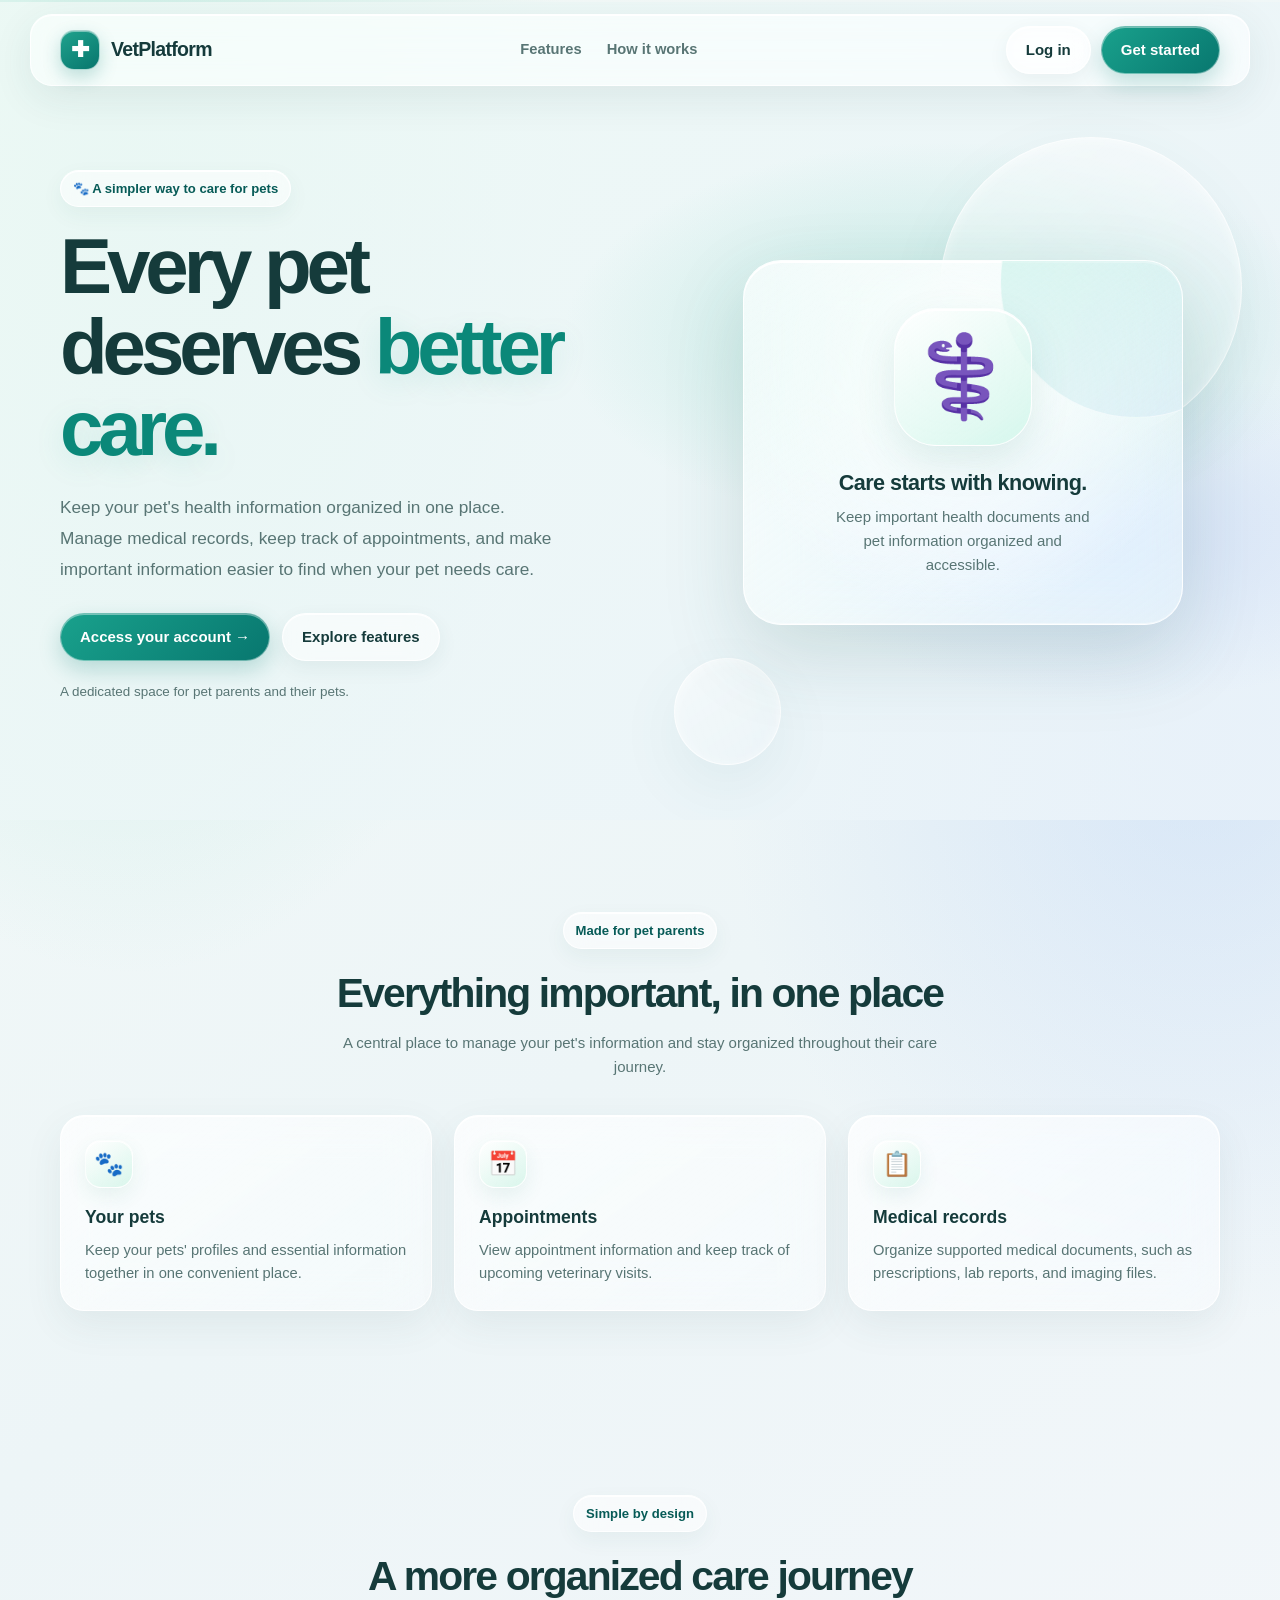
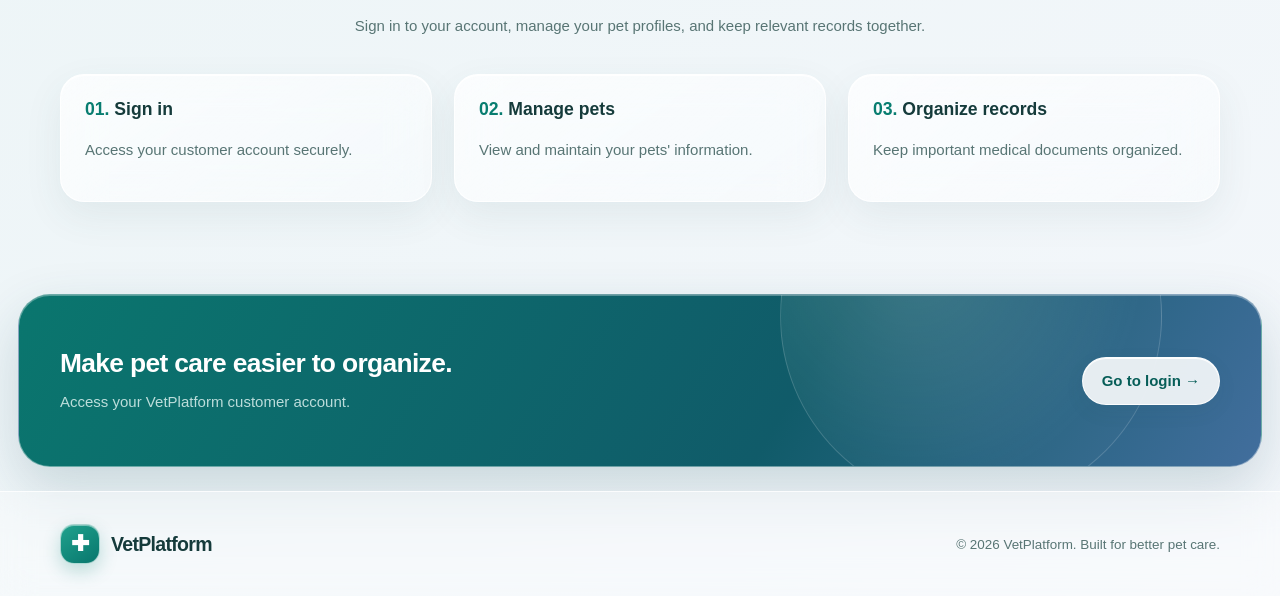
<file: frontend/pages/index.html>
<!DOCTYPE html>
<html lang="en">
<head>
    <meta charset="UTF-8">
    <meta name="google-site-verification" content="U0FQF556CI925Y47OyrzAlFXOJxMfTLtwbSNGEnps4c" />
    <meta name="viewport" content="width=device-width, initial-scale=1.0">
    <meta name="description" content="VetPlatform helps pet parents organize veterinary appointments and medical records.">
    <title>VetPlatform | Better Care for Every Pet</title>
    <link rel="stylesheet" href="../css/style.css">
    <link rel="stylesheet" href="../css/liquid-glass.css">
</head>
<body>

<header class="site-header">
    <div class="container site-nav">
        <a href="index.html" class="brand" aria-label="VetPlatform home">
            <span class="brand-mark">✚</span>
            <span>VetPlatform</span>
        </a>

        <nav class="nav-links" aria-label="Main navigation">
            <a href="#features">Features</a>
            <a href="#how-it-works">How it works</a>
        </nav>


        <button
                class="mobile-menu-toggle"
                id="mobile-menu-toggle"
                type="button"
                aria-label="Open navigation menu"
                aria-expanded="false"
                aria-controls="mobile-navigation"
        >
            <span></span>
            <span></span>
            <span></span>
        </button>


        <nav
                class="mobile-navigation"
                id="mobile-navigation"
                aria-label="Mobile navigation"
                hidden
        >
            <a href="#features">Features</a>
            <a href="#how-it-works">How it works</a>
            <a href="./login.html">Log in</a>
            <a href="/pages/register.html">Get started</a>
        </nav>


        <div class="nav-actions">
            <a href="./login.html" class="btn btn-outline">Log in</a>
            <a href="/pages/register.html" class="btn btn-primary">Get started</a>
        </div>


    </div>
</header>

<main>
    <section class="hero">
        <div class="container hero-grid">
            <div class="hero-content">
                <span class="eyebrow">🐾 A simpler way to care for pets</span>

                <h1>
                    Every pet deserves
                    <span class="text-primary">better care.</span>
                </h1>

                <p class="hero-copy">
                    Keep your pet's health information organized in one place.
                    Manage medical records, keep track of appointments, and
                    make important information easier to find when your pet
                    needs care.
                </p>

                <div class="hero-actions">
                    <a href="./login.html" class="btn btn-primary">
                        Access your account →
                    </a>
                    <a href="#features" class="btn btn-outline">
                        Explore features
                    </a>
                </div>

                <p class="hero-note">
                    A dedicated space for pet parents and their pets.
                </p>
            </div>

            <div class="hero-visual">
                <div class="hero-illustration">
                    <div class="pet-symbol" aria-hidden="true">
                        ⚕️
                    </div>
                    <h2>Care starts with knowing.</h2>
                    <p>
                        Keep important health documents and pet information
                        organized and accessible.
                    </p>
                </div>
            </div>
        </div>
    </section>

    <section class="section" id="features">
        <div class="container">
            <div class="section-heading">
                <span class="eyebrow">Made for pet parents</span>
                <h2>Everything important, in one place</h2>
                <p>
                    A central place to manage your pet's information
                    and stay organized throughout their care journey.
                </p>
            </div>

            <div class="feature-grid">
                <article class="card feature-card">
                    <div class="feature-icon" aria-hidden="true">🐾</div>
                    <h3>Your pets</h3>
                    <p>
                        Keep your pets' profiles and essential information
                        together in one convenient place.
                    </p>
                </article>

                <article class="card feature-card">
                    <div class="feature-icon" aria-hidden="true">📅</div>
                    <h3>Appointments</h3>
                    <p>
                        View appointment information and keep track of
                        upcoming veterinary visits.
                    </p>
                </article>

                <article class="card feature-card">
                    <div class="feature-icon" aria-hidden="true">📋</div>
                    <h3>Medical records</h3>
                    <p>
                        Organize supported medical documents, such as
                        prescriptions, lab reports, and imaging files.
                    </p>
                </article>
            </div>
        </div>
    </section>

    <section class="section" id="how-it-works">
        <div class="container">
            <div class="section-heading">
                <span class="eyebrow">Simple by design</span>
                <h2>A more organized care journey</h2>
                <p>
                    Sign in to your account, manage your pet profiles,
                    and keep relevant records together.
                </p>
            </div>

            <div class="feature-grid">
                <article class="card">
                    <h3><span class="text-primary">01.</span> Sign in</h3>
                    <p>
                        Access your customer account securely.
                    </p>
                </article>

                <article class="card">
                    <h3><span class="text-primary">02.</span> Manage pets</h3>
                    <p>
                        View and maintain your pets' information.
                    </p>
                </article>

                <article class="card">
                    <h3><span class="text-primary">03.</span> Organize records</h3>
                    <p>
                        Keep important medical documents organized.
                    </p>
                </article>
            </div>
        </div>
    </section>

    <section class="cta-section">
        <div class="container cta-content">
            <div>
                <h2>Make pet care easier to organize.</h2>
                <p>Access your VetPlatform customer account.</p>
            </div>

            <a href="./login.html" class="btn btn-secondary">
                Go to login →
            </a>
        </div>
    </section>
</main>

<footer class="site-footer">
    <div class="container footer-content">
        <a href="/pages/index.html" class="brand">
            <span class="brand-mark">✚</span>
            <span>VetPlatform</span>
        </a>

        <p>© <span id="current-year">2026</span> VetPlatform. Built for better pet care.</p>
    </div>
</footer>


<script>
    // Update the copyright year automatically.
    document.getElementById("current-year").textContent =
        new Date().getFullYear();

    // Mobile navigation menu.
    const mobileMenuToggle = document.getElementById("mobile-menu-toggle");
    const mobileNavigation = document.getElementById("mobile-navigation");

    mobileMenuToggle.addEventListener("click", function () {
        const isExpanded =
            mobileMenuToggle.getAttribute("aria-expanded") === "true";

        mobileMenuToggle.setAttribute("aria-expanded", String(!isExpanded));
        mobileMenuToggle.setAttribute(
            "aria-label",
            isExpanded ? "Open navigation menu" : "Close navigation menu"
        );

        mobileNavigation.hidden = isExpanded;
    });

    // Close the menu after a navigation link is selected.
    mobileNavigation.querySelectorAll("a").forEach(function (link) {
        link.addEventListener("click", function () {
            mobileNavigation.hidden = true;
            mobileMenuToggle.setAttribute("aria-expanded", "false");
            mobileMenuToggle.setAttribute(
                "aria-label",
                "Open navigation menu"
            );
        });
    });
</script>
</body>
</html>
</file>
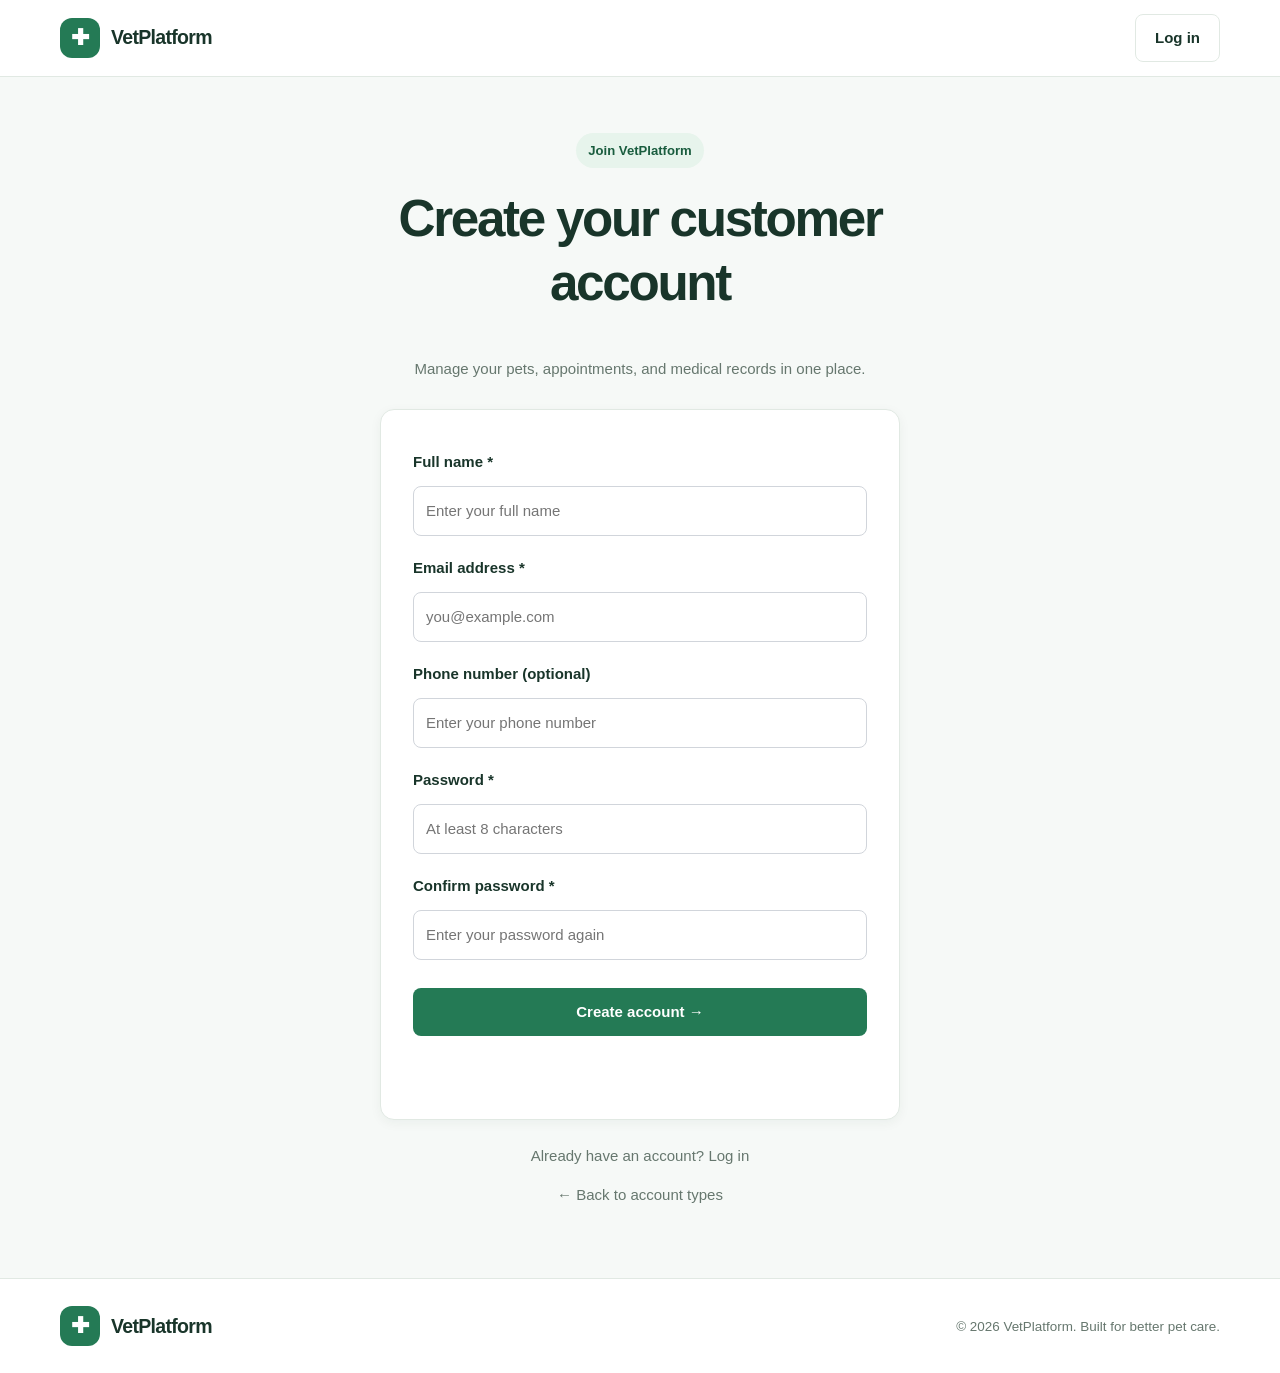
<file: frontend/pages/customer-register.html>
<!DOCTYPE html>
<html lang="en">
<head>
    <meta charset="UTF-8">
    <meta name="viewport" content="width=device-width, initial-scale=1.0">
    <meta name="description" content="Create your VetPlatform pet parent account.">
    <title>Customer Registration | VetPlatform</title>
    <link rel="stylesheet" href="../css/style.css">

    <style>
        .registration-section {
            min-height: 75vh;
            padding: 56px 20px;
            display: flex;
            align-items: center;
            justify-content: center;
        }

        .registration-content {
            width: 100%;
            max-width: 520px;
            margin: 0 auto;
        }

        .registration-heading {
            text-align: center;
            margin-bottom: 28px;
        }

        .registration-form {
            padding: 32px;
            display: flex;
            flex-direction: column;
            gap: 12px;
        }

        .registration-form label {
            font-weight: 600;
            margin-top: 8px;
        }

        .registration-form input {
            width: 100%;
            padding: 12px;
            border: 1px solid #d1d5db;
            border-radius: 8px;
            font: inherit;
        }

        .registration-form button {
            margin-top: 16px;
        }

        #registration-message {
            min-height: 24px;
            overflow-wrap: anywhere;
        }

        .registration-footer {
            text-align: center;
            margin-top: 24px;
        }


        @media (max-width: 480px) {
            .registration-section {
                min-height: auto;
                padding: 36px 14px;
            }

            .registration-content {
                min-width: 0;
            }

            .registration-heading {
                margin-bottom: 22px;
            }

            .registration-heading h1 {
                font-size: clamp(1.6rem, 7vw, 2rem);
                overflow-wrap: anywhere;
            }

            .registration-heading p {
                line-height: 1.6;
            }

            .registration-form {
                min-width: 0;
                padding: 22px 16px;
                gap: 10px;
            }

            .registration-form label {
                overflow-wrap: anywhere;
            }

            .registration-form input {
                min-width: 0;
                min-height: 46px;
                font-size: 16px;
            }

            .registration-form button {
                width: 100%;
                white-space: normal;
            }

            .registration-footer p {
                line-height: 1.7;
            }
        }

    </style>
</head>

<body>
<header class="site-header">
    <div class="container site-nav">
        <a href="index.html" class="brand" aria-label="VetPlatform home">
            <span class="brand-mark">✚</span>
            <span>VetPlatform</span>
        </a>

        <div class="nav-actions">
            <a href="login.html" class="btn btn-outline">Log in</a>
        </div>
    </div>
</header>

<main>
    <section class="registration-section">
        <div class="registration-content">

            <div class="registration-heading">
                <span class="eyebrow">Join VetPlatform</span>
                <h1>Create your customer account</h1>
                <p>Manage your pets, appointments, and medical records in one place.</p>
            </div>

            <form id="customer-registration-form"
                  class="card registration-form">

                <label for="fullName">Full name *</label>
                <input
                        type="text"
                        id="fullName"
                        name="fullName"
                        autocomplete="name"
                        maxlength="150"
                        placeholder="Enter your full name"
                        required>

                <label for="email">Email address *</label>
                <input
                        type="email"
                        id="email"
                        name="email"
                        autocomplete="email"
                        maxlength="255"
                        placeholder="you@example.com"
                        required>

                <label for="phone">Phone number (optional)</label>
                <input
                        type="tel"
                        id="phone"
                        name="phone"
                        autocomplete="tel"
                        maxlength="20"
                        placeholder="Enter your phone number">

                <label for="password">Password *</label>
                <input
                        type="password"
                        id="password"
                        name="password"
                        autocomplete="new-password"
                        minlength="8"
                        maxlength="72"
                        placeholder="At least 8 characters"
                        required>

                <label for="confirmPassword">Confirm password *</label>
                <input
                        type="password"
                        id="confirmPassword"
                        name="confirmPassword"
                        autocomplete="new-password"
                        minlength="8"
                        maxlength="72"
                        placeholder="Enter your password again"
                        required>

                <button type="submit" class="btn btn-primary">
                    Create account →
                </button>

                <p id="registration-message"
                   role="status"
                   aria-live="polite"></p>
            </form>

            <div class="registration-footer">
                <p>Already have an account? <a href="login.html">Log in</a></p>
                <p><a href="register.html">← Back to account types</a></p>
            </div>

        </div>
    </section>
</main>

<footer class="site-footer">
    <div class="container footer-content">
        <a href="index.html" class="brand">
            <span class="brand-mark">✚</span>
            <span>VetPlatform</span>
        </a>
        <p>© <span id="current-year">2026</span> VetPlatform. Built for better pet care.</p>
    </div>
</footer>

<script>
    document.getElementById("current-year").textContent =
        new Date().getFullYear();
</script>

<script src="../js/config.js"></script>
<script src="../js/api-client.js"></script>
<script src="../js/customer-register.js"></script>
</body>
</html>
</file>
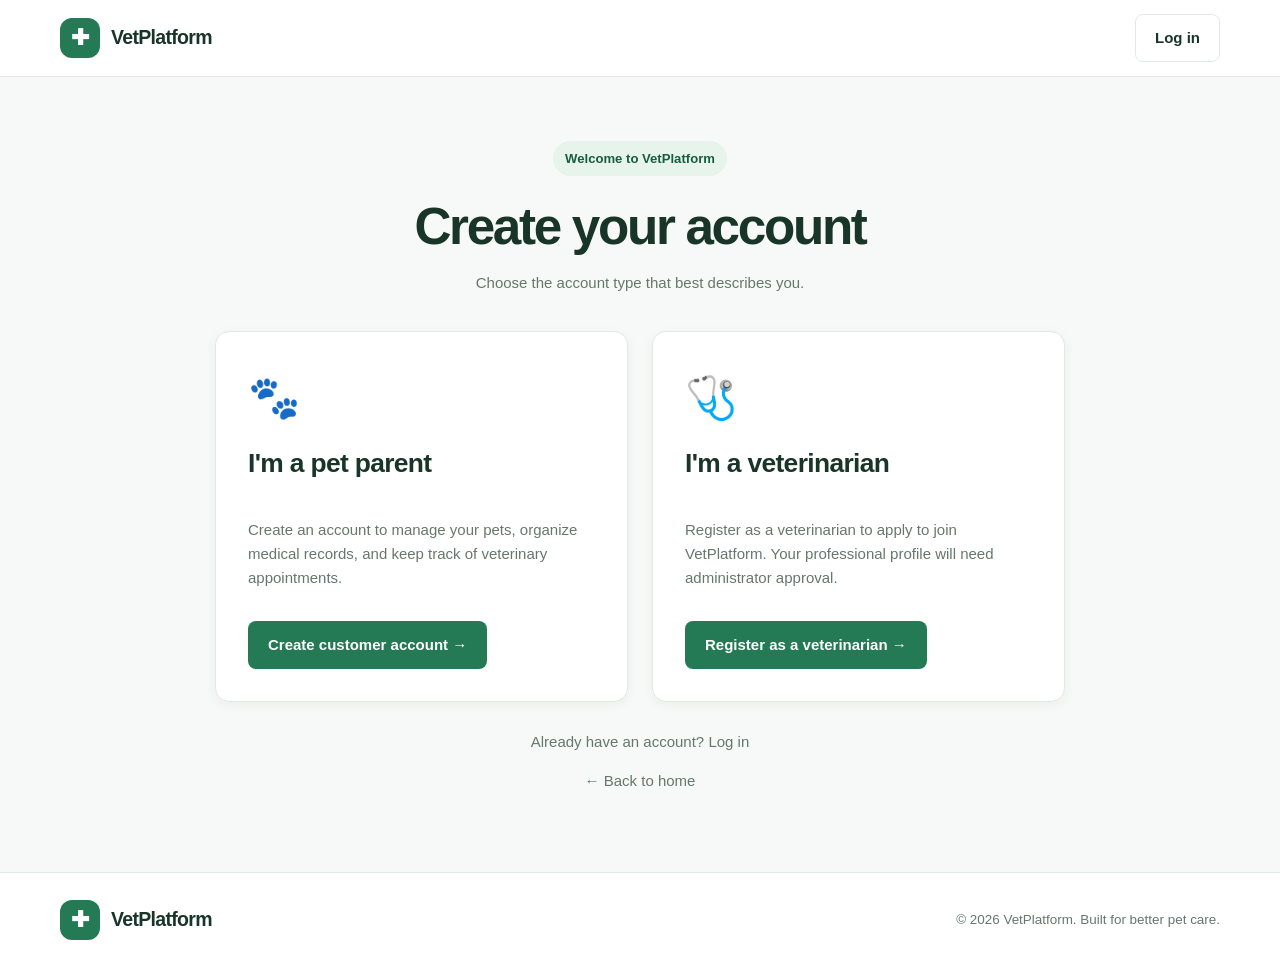
<file: frontend/pages/register.html>
<!DOCTYPE html>
<html lang="en">
<head>
    <meta charset="UTF-8">
    <meta name="viewport" content="width=device-width, initial-scale=1.0">
    <meta name="description" content="Join VetPlatform as a pet parent or veterinarian.">
    <title>Create an Account | VetPlatform</title>
    <link rel="stylesheet" href="../css/style.css">
    <style>
        .registration-section {
            min-height: 75vh;
            padding: 64px 20px;
            display: flex;
            align-items: center;
            justify-content: center;
        }

        .registration-content {
            width: 100%;
            max-width: 850px;
            margin: 0 auto;
        }

        .registration-heading {
            text-align: center;
            margin-bottom: 36px;
        }

        .registration-heading h1 {
            margin-bottom: 12px;
        }

        .registration-options {
            display: grid;
            grid-template-columns: repeat(2, minmax(0, 1fr));
            gap: 24px;
        }

        .registration-card {
            padding: 32px;
            display: flex;
            flex-direction: column;
            align-items: flex-start;
            gap: 16px;
        }

        .registration-icon {
            font-size: 42px;
        }

        .registration-card p {
            flex-grow: 1;
        }

        .registration-card .btn {
            text-align: center;
        }

        .registration-footer {
            text-align: center;
            margin-top: 28px;
        }


        @media (max-width: 640px) {
            .registration-section {
                min-height: auto;
                padding: 40px 14px;
            }

            .registration-heading {
                margin-bottom: 26px;
            }

            .registration-heading h1 {
                font-size: clamp(1.7rem, 7vw, 2.2rem);
                overflow-wrap: anywhere;
            }

            .registration-options {
                grid-template-columns: minmax(0, 1fr);
                gap: 18px;
            }

            .registration-card {
                min-width: 0;
                padding: 22px 18px;
                overflow-wrap: anywhere;
            }

            .registration-card .btn {
                width: 100%;
                white-space: normal;
            }

            .registration-footer p {
                line-height: 1.7;
            }
        }

    </style>
</head>
<body>
<header class="site-header">
    <div class="container site-nav">
        <a href="index.html" class="brand" aria-label="VetPlatform home">
            <span class="brand-mark">✚</span>
            <span>VetPlatform</span>
        </a>

        <div class="nav-actions">
            <a href="login.html" class="btn btn-outline">Log in</a>
        </div>
    </div>
</header>

<main>
    <section class="registration-section">
        <div class="registration-content">
            <div class="registration-heading">
                <span class="eyebrow">Welcome to VetPlatform</span>
                <h1>Create your account</h1>
                <p>Choose the account type that best describes you.</p>
            </div>

            <div class="registration-options">
                <article class="card registration-card">
                    <div class="registration-icon" aria-hidden="true">🐾</div>
                    <h2>I'm a pet parent</h2>
                    <p>
                        Create an account to manage your pets, organize
                        medical records, and keep track of veterinary
                        appointments.
                    </p>
                    <a href="customer-register.html" class="btn btn-primary">
                        Create customer account →
                    </a>
                </article>

                <article class="card registration-card">
                    <div class="registration-icon" aria-hidden="true">🩺</div>
                    <h2>I'm a veterinarian</h2>
                    <p>
                        Register as a veterinarian to apply to join
                        VetPlatform. Your professional profile will need
                        administrator approval.
                    </p>
                    <a href="vet-register.html" class="btn btn-primary">
                        Register as a veterinarian →
                    </a>
                </article>
            </div>

            <div class="registration-footer">
                <p>Already have an account? <a href="login.html">Log in</a></p>
                <p><a href="index.html">← Back to home</a></p>
            </div>
        </div>
    </section>
</main>

<footer class="site-footer">
    <div class="container footer-content">
        <a href="index.html" class="brand">
            <span class="brand-mark">✚</span>
            <span>VetPlatform</span>
        </a>
        <p>© <span id="current-year">2026</span> VetPlatform. Built for better pet care.</p>
    </div>
</footer>

<script>
    document.getElementById("current-year").textContent =
        new Date().getFullYear();
</script>
</body>
</html>
</file>
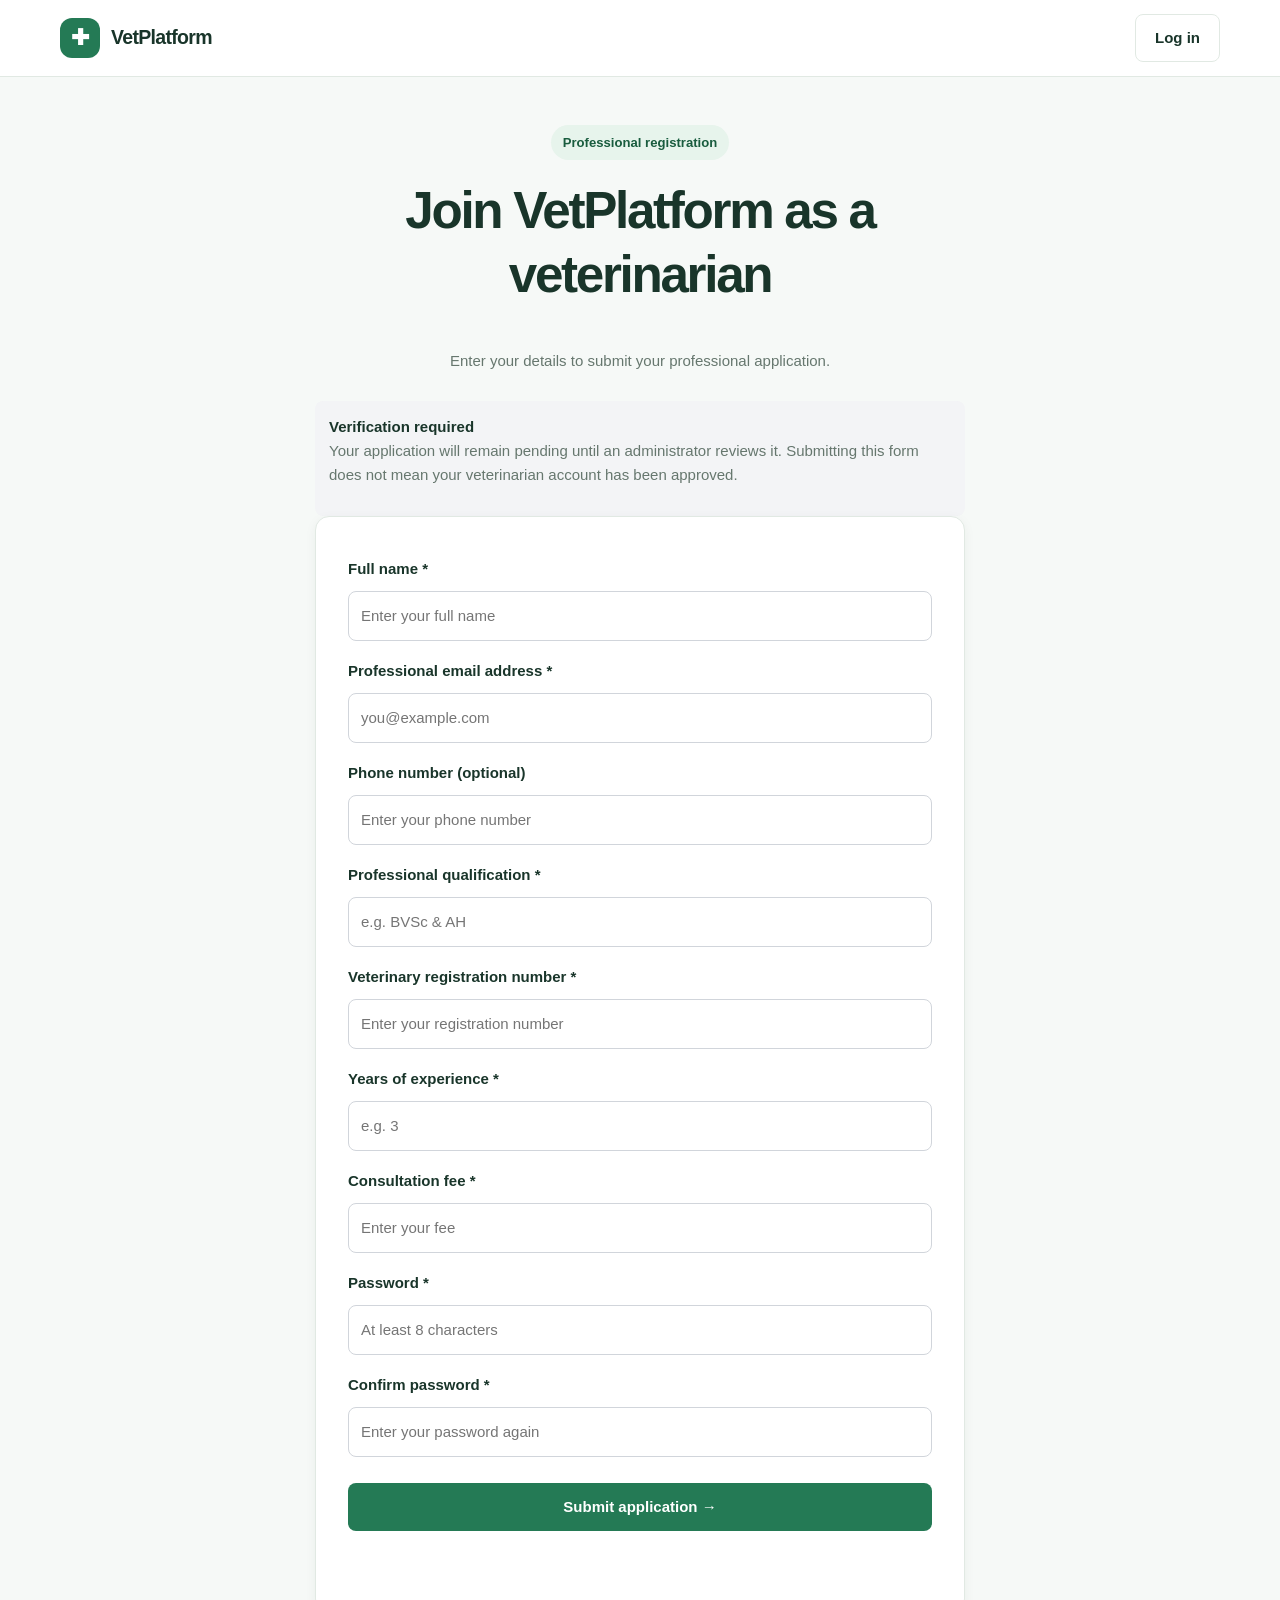
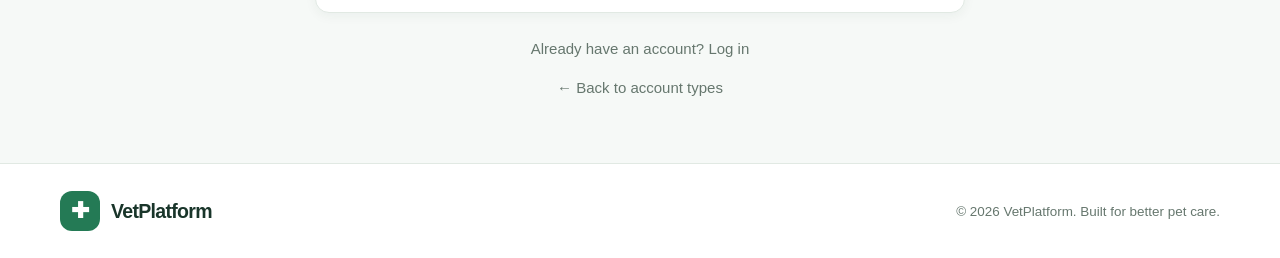
<file: frontend/pages/vet-register.html>
<!DOCTYPE html>
<html lang="en">
<head>
    <meta charset="UTF-8">
    <meta name="viewport" content="width=device-width, initial-scale=1.0">
    <meta name="description" content="Apply to join VetPlatform as a veterinarian.">
    <title>Veterinarian Registration | VetPlatform</title>
    <link rel="stylesheet" href="../css/style.css">

    <style>
        .registration-section {
            min-height: 75vh;
            padding: 48px 20px;
            display: flex;
            justify-content: center;
        }

        .registration-content {
            width: 100%;
            max-width: 650px;
            margin: 0 auto;
        }

        .registration-heading {
            text-align: center;
            margin-bottom: 28px;
        }

        .registration-form {
            padding: 32px;
            display: flex;
            flex-direction: column;
            gap: 10px;
        }

        .registration-form label {
            font-weight: 600;
            margin-top: 8px;
        }

        .registration-form input {
            width: 100%;
            padding: 12px;
            border: 1px solid #d1d5db;
            border-radius: 8px;
            font: inherit;
        }

        .registration-note {
            padding: 14px;
            border-radius: 8px;
            background: #f3f4f6;
            line-height: 1.6;
        }

        .registration-form button {
            margin-top: 16px;
        }

        #vet-registration-message {
            min-height: 24px;
            overflow-wrap: anywhere;
        }

        .registration-footer {
            text-align: center;
            margin-top: 24px;
        }


        @media (max-width: 480px) {
            .registration-section {
                min-height: auto;
                padding: 32px 14px;
            }

            .registration-content {
                min-width: 0;
            }

            .registration-heading {
                margin-bottom: 22px;
            }

            .registration-heading h1 {
                font-size: clamp(1.6rem, 7vw, 2rem);
                overflow-wrap: anywhere;
            }

            .registration-heading p {
                line-height: 1.6;
            }

            .registration-note {
                margin-bottom: 16px;
                padding: 12px;
                overflow-wrap: anywhere;
            }

            .registration-form {
                min-width: 0;
                padding: 22px 16px;
                gap: 10px;
            }

            .registration-form label {
                overflow-wrap: anywhere;
            }

            .registration-form input {
                min-width: 0;
                min-height: 46px;
                font-size: 16px;
            }

            .registration-form button {
                width: 100%;
                white-space: normal;
            }

            .registration-footer p {
                line-height: 1.7;
            }
        }

    </style>
</head>

<body>
<header class="site-header">
    <div class="container site-nav">
        <a href="index.html" class="brand" aria-label="VetPlatform home">
            <span class="brand-mark">✚</span>
            <span>VetPlatform</span>
        </a>

        <div class="nav-actions">
            <a href="login.html" class="btn btn-outline">Log in</a>
        </div>
    </div>
</header>

<main>
    <section class="registration-section">
        <div class="registration-content">

            <div class="registration-heading">
                <span class="eyebrow">Professional registration</span>
                <h1>Join VetPlatform as a veterinarian</h1>
                <p>Enter your details to submit your professional application.</p>
            </div>

            <div class="registration-note">
                <strong>Verification required</strong>
                <p>
                    Your application will remain pending until an administrator
                    reviews it. Submitting this form does not mean your
                    veterinarian account has been approved.
                </p>
            </div>

            <form id="vet-registration-form"
                  class="card registration-form">

                <label for="fullName">Full name *</label>
                <input
                        type="text"
                        id="fullName"
                        name="fullName"
                        autocomplete="name"
                        maxlength="150"
                        placeholder="Enter your full name"
                        required>

                <label for="email">Professional email address *</label>
                <input
                        type="email"
                        id="email"
                        name="email"
                        autocomplete="email"
                        maxlength="255"
                        placeholder="you@example.com"
                        required>

                <label for="phone">Phone number (optional)</label>
                <input
                        type="tel"
                        id="phone"
                        name="phone"
                        autocomplete="tel"
                        maxlength="20"
                        placeholder="Enter your phone number">

                <label for="qualification">Professional qualification *</label>
                <input
                        type="text"
                        id="qualification"
                        name="qualification"
                        maxlength="150"
                        placeholder="e.g. BVSc & AH"
                        required>

                <label for="registrationNumber">
                    Veterinary registration number *
                </label>
                <input
                        type="text"
                        id="registrationNumber"
                        name="registrationNumber"
                        maxlength="100"
                        placeholder="Enter your registration number"
                        required>

                <label for="experienceYears">Years of experience *</label>
                <input
                        type="number"
                        id="experienceYears"
                        name="experienceYears"
                        min="0"
                        max="70"
                        step="1"
                        placeholder="e.g. 3"
                        required>

                <label for="consultationFee">
                    Consultation fee *
                </label>
                <input
                        type="number"
                        id="consultationFee"
                        name="consultationFee"
                        min="0"
                        max="1000000"
                        step="0.01"
                        placeholder="Enter your fee"
                        required>

                <label for="password">Password *</label>
                <input
                        type="password"
                        id="password"
                        name="password"
                        autocomplete="new-password"
                        minlength="8"
                        maxlength="72"
                        placeholder="At least 8 characters"
                        required>

                <label for="confirmPassword">Confirm password *</label>
                <input
                        type="password"
                        id="confirmPassword"
                        name="confirmPassword"
                        autocomplete="new-password"
                        minlength="8"
                        maxlength="72"
                        placeholder="Enter your password again"
                        required>

                <button type="submit" class="btn btn-primary">
                    Submit application →
                </button>

                <p id="vet-registration-message"
                   role="status"
                   aria-live="polite"></p>
            </form>

            <div class="registration-footer">
                <p>Already have an account? <a href="login.html">Log in</a></p>
                <p><a href="register.html">← Back to account types</a></p>
            </div>

        </div>
    </section>
</main>

<footer class="site-footer">
    <div class="container footer-content">
        <a href="index.html" class="brand">
            <span class="brand-mark">✚</span>
            <span>VetPlatform</span>
        </a>
        <p>© <span id="current-year">2026</span> VetPlatform. Built for better pet care.</p>
    </div>
</footer>

<script>
    document.getElementById("current-year").textContent =
        new Date().getFullYear();
</script>

<script src="../js/config.js"></script>
<script src="../js/api-client.js"></script>
<script src="../js/vet-register.js"></script>
</body>
</html>
</file>
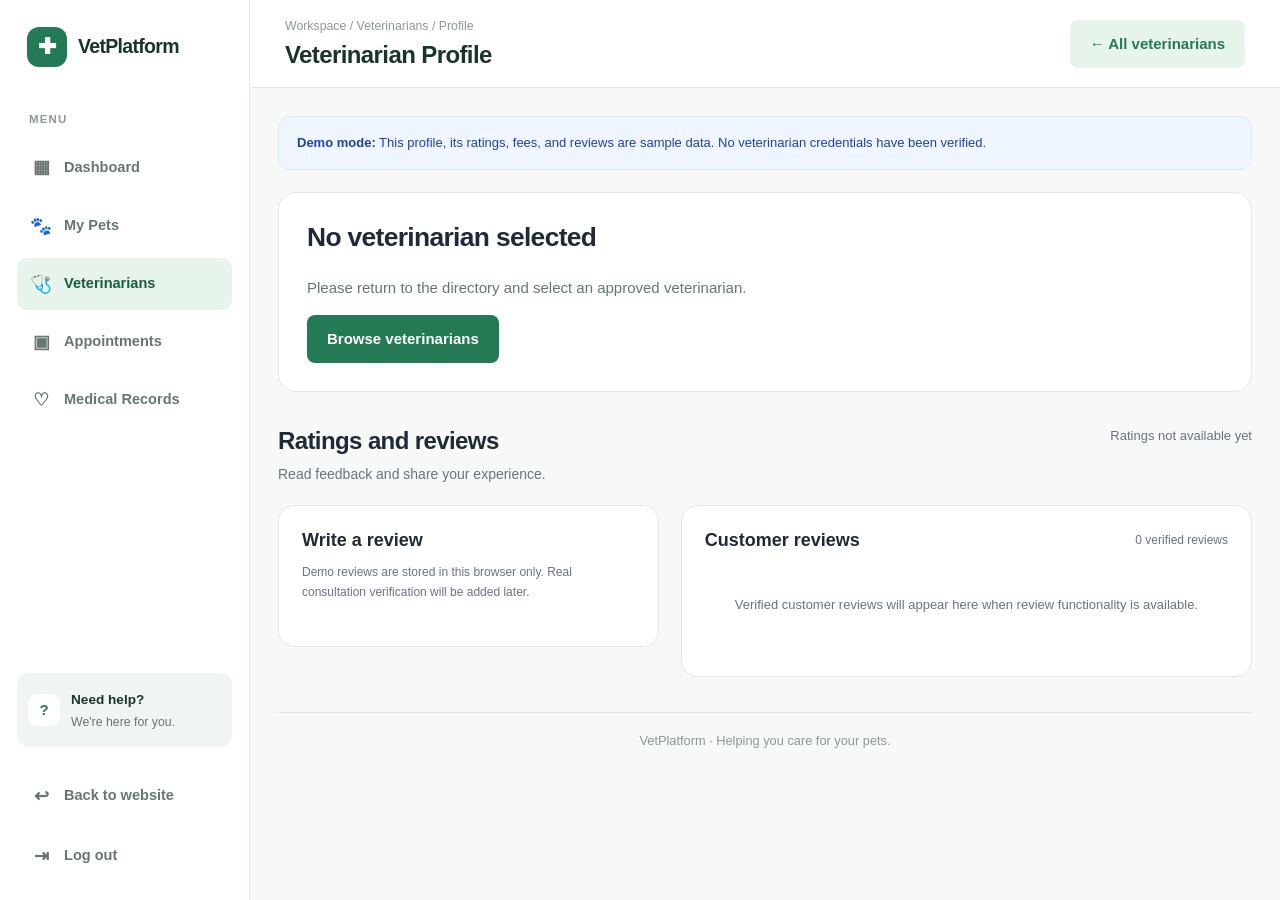
<file: frontend/pages/veterinarian-profile.html>
<!DOCTYPE html>
<html lang="en">
<head>
    <meta charset="UTF-8">
    <meta name="viewport" content="width=device-width, initial-scale=1.0">
    <title>Veterinarian Profile | VetPlatform</title>

    <link rel="stylesheet" href="../css/style.css">
    <link rel="stylesheet" href="../css/dashboard.css">
    <link rel="stylesheet" href="../css/veterinarians.css">
    <link rel="stylesheet" href="../css/veterinarian-profile.css">
</head>
<body>

<div class="app-layout">

    <aside class="sidebar" id="sidebar">
        <a href="index.html" class="brand sidebar-brand">
            <span class="brand-mark">✚</span>
            <span>VetPlatform</span>
        </a>

        <p class="sidebar-label">MENU</p>

        <nav class="sidebar-nav" aria-label="Customer navigation">
            <a href="dashboard.html" class="sidebar-link">
                <span class="sidebar-icon">▦</span>
                Dashboard
            </a>

            <a href="pets.html" class="sidebar-link">
                <span class="sidebar-icon">🐾</span>
                My Pets
            </a>

            <a href="veterinarians.html" class="sidebar-link active"
               aria-current="page">
                <span class="sidebar-icon">🩺</span>
                Veterinarians
            </a>

            <a href="appointments.html" class="sidebar-link">
                <span class="sidebar-icon">▣</span>
                Appointments
            </a>

            <a href="medical-records.html" class="sidebar-link">
                <span class="sidebar-icon">♡</span>
                Medical Records
            </a>
        </nav>

        <div class="sidebar-bottom">
            <div class="sidebar-help">
                <span class="help-icon">?</span>
                <div>
                    <strong>Need help?</strong>
                    <p>We're here for you.</p>
                </div>
            </div>

            <a href="index.html" class="sidebar-link">
                <span class="sidebar-icon">↩</span>
                Back to website
            </a>

            <button type="button" class="sidebar-link logout-button"
                    id="logout-button">
                <span class="sidebar-icon">⇥</span>
                Log out
            </button>
        </div>
    </aside>

    <main class="main-content">

        <header class="dashboard-header">
            <div class="header-left">
                <button type="button" id="sidebar-toggle"
                        class="menu-toggle"
                        aria-label="Toggle navigation"
                        aria-expanded="false">
                    ☰
                </button>

                <div>
                    <p class="breadcrumb">
                        Workspace / Veterinarians / Profile
                    </p>
                    <h1 class="page-title">Veterinarian Profile</h1>
                </div>
            </div>

            <a href="veterinarians.html" class="btn btn-secondary">
                ← All veterinarians
            </a>
        </header>

        <section class="veterinarians-body">

            <div class="vet-profile-demo-notice">
                <strong>Demo mode:</strong>
                This profile, its ratings, fees, and reviews are sample data.
                No veterinarian credentials have been verified.
            </div>

            <div id="profile-message" class="profile-message hidden"
                 role="status" aria-live="polite"></div>

            <section id="veterinarian-profile" class="vet-profile-card">
                <p>Loading veterinarian profile...</p>
            </section>

            <section class="vet-profile-reviews">

                <div class="vet-profile-section-heading">
                    <div>
                        <h2>Ratings and reviews</h2>
                        <p>Read feedback and share your experience.</p>
                    </div>

                    <div class="review-summary" id="review-summary">
                        <span class="review-summary-score">—</span>
                        <span>Loading ratings...</span>
                    </div>
                </div>

                <div class="review-layout">

                    <section class="review-form-card">
                        <h3>Write a review</h3>
                        <p class="review-form-note">
                            Demo reviews are stored in this browser only.
                            Real consultation verification will be added later.
                        </p>

                        <form id="review-form">
                            <fieldset class="star-rating-fieldset">
                                <legend>Your rating</legend>

                                <div class="star-rating-input"
                                     role="radiogroup"
                                     aria-label="Choose a rating from one to five stars">
                                    <input type="radio" id="rating-5"
                                           name="rating" value="5" required>
                                    <label for="rating-5"
                                           aria-label="5 stars">★</label>

                                    <input type="radio" id="rating-4"
                                           name="rating" value="4">
                                    <label for="rating-4"
                                           aria-label="4 stars">★</label>

                                    <input type="radio" id="rating-3"
                                           name="rating" value="3">
                                    <label for="rating-3"
                                           aria-label="3 stars">★</label>

                                    <input type="radio" id="rating-2"
                                           name="rating" value="2">
                                    <label for="rating-2"
                                           aria-label="2 stars">★</label>

                                    <input type="radio" id="rating-1"
                                           name="rating" value="1">
                                    <label for="rating-1"
                                           aria-label="1 star">★</label>
                                </div>
                            </fieldset>

                            <div class="review-form-field">
                                <label for="review-title">Review title</label>
                                <input
                                        type="text"
                                        id="review-title"
                                        name="title"
                                        maxlength="80"
                                        placeholder="Summarize your experience"
                                        required
                                >
                            </div>

                            <div class="review-form-field">
                                <label for="review-comment">Your review</label>
                                <textarea
                                        id="review-comment"
                                        name="comment"
                                        rows="5"
                                        minlength="10"
                                        maxlength="1000"
                                        placeholder="Share your feedback..."
                                        required
                                ></textarea>
                                <span class="review-character-hint">
                                    10–1000 characters
                                </span>
                            </div>

                            <button type="submit" class="btn btn-primary">
                                Submit review
                            </button>
                        </form>
                    </section>

                    <section class="review-list-card">
                        <div class="review-list-heading">
                            <h3>Customer reviews</h3>
                            <span id="review-count">0 reviews</span>
                        </div>

                        <div id="review-list" class="review-list">
                            <p class="review-empty">
                                Loading reviews...
                            </p>
                        </div>
                    </section>

                </div>
            </section>

            <footer class="dashboard-footer">
                <p>VetPlatform · Helping you care for your pets.</p>
            </footer>

        </section>
    </main>
</div>

<script src="../js/config.js"></script>
<script src="../js/api-client.js"></script>
<script src="../js/auth.js"></script>
<script src="../js/veterinarian-profile.js"></script>

</body>
</html>
</file>
<file: frontend/css/style.css>
/* =========================================
   VetPlatform - Shared Design System
   ========================================= */

:root {
    --primary: #247a55;
    --primary-dark: #195c3e;
    --primary-light: #e7f4ec;
    --accent: #b9e6c9;

    --background: #f6f9f7;
    --surface: #ffffff;
    --surface-muted: #f0f5f1;

    --text-primary: #19352a;
    --text-secondary: #66776e;
    --text-muted: #8b9991;

    --border: #e1e9e3;
    --danger: #c43e4d;
    --warning: #a96b12;
    --success: #247a55;

    --radius-sm: 8px;
    --radius-md: 14px;
    --radius-lg: 22px;

    --shadow-sm: 0 3px 12px rgba(24, 61, 43, 0.05);
    --shadow-md: 0 12px 32px rgba(24, 61, 43, 0.09);

    --font-family: Inter, -apple-system, BlinkMacSystemFont,
    "Segoe UI", sans-serif;
}

/* Reset */

* {
    box-sizing: border-box;
}

html {
    scroll-behavior: smooth;
}

body {
    margin: 0;
    min-height: 100vh;
    background: var(--background);
    color: var(--text-primary);
    font-family: var(--font-family);
    font-size: 15px;
    line-height: 1.6;
}

button,
input,
select,
textarea {
    font: inherit;
}

button,
a {
    -webkit-tap-highlight-color: transparent;
}

a {
    color: inherit;
    text-decoration: none;
}

button {
    cursor: pointer;
}

img {
    max-width: 100%;
    display: block;
}

h1,
h2,
h3,
h4,
p {
    margin-top: 0;
}

h1,
h2,
h3,
h4 {
    line-height: 1.25;
}

h1 {
    font-size: clamp(2rem, 4vw, 3.25rem);
    letter-spacing: -0.045em;
}

h2 {
    font-size: 1.65rem;
    letter-spacing: -0.025em;
}

h3 {
    font-size: 1.1rem;
}

p {
    color: var(--text-secondary);
}

/* Layout utilities */

.container {
    width: min(1160px, calc(100% - 40px));
    margin-inline: auto;
}

.section {
    padding: 76px 0;
}

.section-heading {
    max-width: 650px;
    margin: 0 auto 36px;
    text-align: center;
}

.section-heading h2 {
    margin-bottom: 12px;
}

.section-heading p {
    margin-bottom: 0;
}

.text-primary {
    color: var(--primary);
}

.text-muted {
    color: var(--text-muted);
}

.text-center {
    text-align: center;
}

.hidden {
    display: none !important;
}

/* Buttons */

.btn {
    display: inline-flex;
    align-items: center;
    justify-content: center;
    gap: 9px;
    min-height: 44px;
    padding: 11px 19px;
    border: 1px solid transparent;
    border-radius: var(--radius-sm);
    font-weight: 650;
    text-align: center;
    transition:
            background 0.2s ease,
            border-color 0.2s ease,
            transform 0.2s ease;
}

.btn:hover {
    transform: translateY(-1px);
}

.btn-primary {
    color: #ffffff;
    background: var(--primary);
}

.btn-primary:hover {
    background: var(--primary-dark);
}

.btn-secondary {
    color: var(--primary);
    background: var(--primary-light);
}

.btn-secondary:hover {
    background: #d9eddf;
}

.btn-outline {
    color: var(--text-primary);
    background: transparent;
    border-color: var(--border);
}

.btn-outline:hover {
    background: var(--surface-muted);
}

.btn-block {
    width: 100%;
}

/* Form elements */

.form-group {
    display: flex;
    flex-direction: column;
    gap: 7px;
    margin-bottom: 18px;
}

.form-label {
    color: var(--text-primary);
    font-size: 0.9rem;
    font-weight: 650;
}

.form-control {
    width: 100%;
    min-height: 47px;
    padding: 12px 14px;
    color: var(--text-primary);
    background: var(--surface);
    border: 1px solid var(--border);
    border-radius: var(--radius-sm);
    outline: none;
    transition: border-color 0.2s, box-shadow 0.2s;
}

.form-control::placeholder {
    color: #a1ada5;
}

.form-control:focus {
    border-color: var(--primary);
    box-shadow: 0 0 0 3px rgba(36, 122, 85, 0.12);
}

textarea.form-control {
    min-height: 110px;
    resize: vertical;
}

.form-help {
    color: var(--text-muted);
    font-size: 0.82rem;
}

.form-error {
    color: var(--danger);
    font-size: 0.88rem;
}

/* Cards */

.card {
    padding: 24px;
    background: var(--surface);
    border: 1px solid var(--border);
    border-radius: var(--radius-md);
    box-shadow: var(--shadow-sm);
}

.card-title {
    margin-bottom: 8px;
}

.card-description {
    margin-bottom: 0;
    font-size: 0.93rem;
}

/* Status labels */

.status {
    display: inline-flex;
    align-items: center;
    gap: 6px;
    padding: 5px 10px;
    border-radius: 999px;
    font-size: 0.78rem;
    font-weight: 700;
}

.status-success {
    color: #216b46;
    background: #e4f5e9;
}

.status-warning {
    color: #89580e;
    background: #fff1d5;
}

.status-neutral {
    color: #586a60;
    background: #edf1ee;
}

.status-danger {
    color: #a72e3c;
    background: #fde8eb;
}

/* Public navigation */

.site-header {
    position: sticky;
    top: 0;
    z-index: 20;
    background: rgba(255, 255, 255, 0.94);
    border-bottom: 1px solid var(--border);
    backdrop-filter: blur(12px);
}

.site-nav {
    min-height: 76px;
    display: flex;
    align-items: center;
    justify-content: space-between;
    gap: 24px;
}

.brand {
    display: inline-flex;
    align-items: center;
    gap: 11px;
    color: var(--text-primary);
    font-size: 1.22rem;
    font-weight: 800;
    letter-spacing: -0.035em;
}

.brand-mark {
    width: 40px;
    height: 40px;
    display: grid;
    place-items: center;
    color: white;
    background: var(--primary);
    border-radius: 12px;
    font-size: 1.35rem;
}

.nav-links {
    display: flex;
    align-items: center;
    gap: 25px;
    color: var(--text-secondary);
    font-size: 0.92rem;
    font-weight: 600;
}

.nav-links a:hover {
    color: var(--primary);
}

.nav-actions {
    display: flex;
    align-items: center;
    gap: 10px;
}

/* Landing page */

.hero {
    overflow: hidden;
    padding: 78px 0 86px;
    background:
            radial-gradient(circle at 85% 20%, #dcefe2 0, transparent 32%),
            linear-gradient(135deg, #f7fbf8 0%, #edf7f0 100%);
}

.hero-grid {
    display: grid;
    grid-template-columns: 1.05fr 0.95fr;
    align-items: center;
    gap: 60px;
}

.eyebrow {
    display: inline-flex;
    align-items: center;
    gap: 8px;
    margin-bottom: 19px;
    padding: 7px 12px;
    color: var(--primary-dark);
    background: var(--primary-light);
    border-radius: 999px;
    font-size: 0.82rem;
    font-weight: 750;
}

.hero h1 {
    max-width: 650px;
    margin-bottom: 22px;
}

.hero-copy {
    max-width: 540px;
    margin-bottom: 28px;
    font-size: 1.08rem;
    line-height: 1.8;
}

.hero-actions {
    display: flex;
    flex-wrap: wrap;
    gap: 12px;
}

.hero-note {
    margin-top: 20px;
    font-size: 0.84rem;
}

.hero-visual {
    position: relative;
    min-height: 390px;
    display: grid;
    place-items: center;
}

.hero-illustration {
    width: min(100%, 450px);
    min-height: 330px;
    display: flex;
    flex-direction: column;
    align-items: center;
    justify-content: center;
    padding: 35px;
    background: #ffffff;
    border: 1px solid rgba(36, 122, 85, 0.13);
    border-radius: 32px;
    box-shadow: var(--shadow-md);
    text-align: center;
}

.pet-symbol {
    width: 138px;
    height: 138px;
    display: grid;
    place-items: center;
    margin-bottom: 24px;
    background: var(--primary-light);
    border-radius: 40px;
    font-size: 5rem;
}

.hero-illustration h2 {
    margin-bottom: 8px;
    font-size: 1.35rem;
}

.hero-illustration p {
    max-width: 270px;
    margin-bottom: 0;
}

.feature-grid {
    display: grid;
    grid-template-columns: repeat(3, minmax(0, 1fr));
    gap: 22px;
}

.feature-icon {
    width: 48px;
    height: 48px;
    display: grid;
    place-items: center;
    margin-bottom: 19px;
    background: var(--primary-light);
    border-radius: 14px;
    font-size: 1.5rem;
}

.feature-card h3 {
    margin-bottom: 10px;
}

.feature-card p {
    margin-bottom: 0;
    font-size: 0.92rem;
}

.cta-section {
    padding: 60px 0;
    color: white;
    background: var(--primary-dark);
}

.cta-content {
    display: flex;
    align-items: center;
    justify-content: space-between;
    gap: 30px;
}

.cta-content h2 {
    margin-bottom: 10px;
}

.cta-content p {
    margin-bottom: 0;
    color: #d6e9dc;
}

.site-footer {
    padding: 27px 0;
    background: #ffffff;
    border-top: 1px solid var(--border);
}

.footer-content {
    display: flex;
    align-items: center;
    justify-content: space-between;
    gap: 20px;
}

.footer-content p {
    margin: 0;
    font-size: 0.84rem;
}

/* Login page */

.auth-page {
    min-height: 100vh;
    display: grid;
    grid-template-columns: 1fr 1fr;
    background: var(--surface);
}

.auth-panel {
    display: flex;
    align-items: center;
    justify-content: center;
    padding: 40px 24px;
}

.auth-form-wrapper {
    width: min(100%, 420px);
}

.auth-form-wrapper .brand {
    margin-bottom: 42px;
}

.auth-heading {
    margin-bottom: 10px;
    font-size: 2rem;
}

.auth-subtitle {
    margin-bottom: 30px;
}

.auth-side-panel {
    display: flex;
    flex-direction: column;
    align-items: center;
    justify-content: center;
    padding: 50px;
    background:
            radial-gradient(circle at 80% 20%, #d6eddf 0, transparent 34%),
            #edf7f0;
    text-align: center;
}

.auth-side-panel h2 {
    max-width: 430px;
    margin-top: 28px;
}

.auth-side-panel p {
    max-width: 400px;
}

.auth-art {
    width: 190px;
    height: 190px;
    display: grid;
    place-items: center;
    background: #ffffff;
    border: 1px solid var(--border);
    border-radius: 48px;
    box-shadow: var(--shadow-md);
    font-size: 6rem;
}

.auth-footer {
    margin-top: 24px;
    color: var(--text-muted);
    font-size: 0.84rem;
    text-align: center;
}

.google-auth-section {
    margin-top: 1.25rem;
}

.google-auth-note {
    margin: 0.65rem 0 0;
    color: var(--text-muted);
    font-size: 0.82rem;
    text-align: center;
}

.google-auth-divider {
    display: flex;
    align-items: center;
    gap: 0.75rem;
    margin: 1rem 0;
    color: var(--text-muted, #6b7280);
    text-align: center;
}

.google-auth-divider::before,
.google-auth-divider::after {
    content: "";
    height: 1px;
    flex: 1;
    background: currentColor;
    opacity: 0.25;
}

.google-auth-success {
    color: #137547;
}

.checkbox-row {
    display: flex;
    align-items: flex-start;
    gap: 10px;
    margin-bottom: 20px;
    color: var(--text-secondary);
    font-size: 0.88rem;
}

.checkbox-row input {
    margin-top: 5px;
}

/* Responsive */

@media (max-width: 850px) {
    .hero-grid {
        grid-template-columns: 1fr;
        gap: 35px;
    }

    .hero-content {
        text-align: center;
    }

    .hero-copy {
        margin-inline: auto;
    }

    .hero-actions {
        justify-content: center;
    }

    .hero-visual {
        min-height: 300px;
    }

    .feature-grid {
        grid-template-columns: 1fr 1fr;
    }

    .auth-page {
        grid-template-columns: 1fr;
    }

    .auth-side-panel {
        display: none;
    }

    .nav-links {
        display: none;
    }
}

@media (max-width: 560px) {
    .container {
        width: min(100% - 28px, 1160px);
    }

    .section {
        padding: 52px 0;
    }

    .hero {
        padding: 55px 0;
    }

    .hero h1 {
        font-size: 2.3rem;
    }

    .hero-illustration {
        min-height: 280px;
        padding: 25px;
    }

    .pet-symbol {
        width: 105px;
        height: 105px;
        font-size: 4rem;
    }

    .feature-grid {
        grid-template-columns: 1fr;
    }

    .cta-content,
    .footer-content {
        flex-direction: column;
        align-items: flex-start;
    }

    .nav-actions .btn {
        padding: 9px 12px;
    }

    .card {
        padding: 19px;
    }
}


/* Responsive improvements for shared pages */
.container,
.card,
.auth-form-wrapper,
.auth-panel,
.auth-side-panel {
    min-width: 0;
}

.container {
    max-width: 100%;
}

.btn {
    max-width: 100%;
    overflow-wrap: anywhere;
}

input,
select,
textarea {
    max-width: 100%;
}

img,
video,
iframe {
    max-width: 100%;
}

@media (max-width: 560px) {
    .auth-panel {
        padding: 28px 18px;
    }

    .auth-form-wrapper .brand {
        margin-bottom: 28px;
    }

    .auth-heading {
        font-size: clamp(1.6rem, 7vw, 2rem);
        overflow-wrap: anywhere;
    }

    .form-group {
        min-width: 0;
    }

    .form-control {
        min-width: 0;
    }

    .hero-actions {
        width: 100%;
    }

    .hero-actions .btn {
        flex: 1 1 150px;
    }

    .nav-actions {
        gap: 7px;
    }

    .nav-actions .btn {
        min-height: 40px;
        padding: 8px 10px;
        font-size: 0.85rem;
    }
}


/* Mobile navigation */
.mobile-menu-toggle {
    display: none;
    width: 44px;
    height: 44px;
    padding: 10px;
    border: 1px solid var(--border-color);
    border-radius: var(--radius-md);
    background: var(--surface);
    cursor: pointer;
    flex-shrink: 0;
    align-items: center;
    justify-content: center;
    flex-direction: column;
    gap: 5px;
}

.mobile-menu-toggle span {
    display: block;
    width: 20px;
    height: 2px;
    background: var(--text-primary);
    border-radius: 2px;
}

.mobile-navigation {
    display: none;
}

.mobile-navigation[hidden] {
    display: none;
}

@media (max-width: 850px) {
    .site-nav {
        position: relative;
        flex-wrap: wrap;
        gap: 12px;
        padding-top: 12px;
        padding-bottom: 12px;
    }

    .mobile-menu-toggle {
        display: flex;
        margin-left: auto;
    }

    .nav-actions {
        gap: 8px;
    }

    .mobile-navigation:not([hidden]) {
        display: flex;
        flex-basis: 100%;
        flex-direction: column;
        gap: 0;
        width: 100%;
        padding: 8px 0;
        border-top: 1px solid var(--border-color);
    }

    .mobile-navigation a {
        display: block;
        padding: 13px 8px;
        color: var(--text-primary);
        text-decoration: none;
        border-radius: var(--radius-sm);
    }

    .mobile-navigation a:hover,
    .mobile-navigation a:focus-visible {
        background: var(--surface);
        color: var(--primary);
    }
}

@media (max-width: 560px) {
    .site-nav > .brand {
        font-size: 1rem;
    }

    .nav-actions .btn {
        min-height: 40px;
        padding: 8px 10px;
        font-size: 0.82rem;
    }
}
</file>
<file: frontend/css/liquid-glass.css>
/* Homepage-only liquid glass treatment. Keeps shared components untouched. */
:root {
    --primary: #087d70;
    --primary-dark: #075b57;
    --primary-light: #e0f5f0;
    --accent: #a8ead9;
    --background: #edf5f5;
    --surface: rgba(255, 255, 255, 0.64);
    --surface-muted: rgba(255, 255, 255, 0.48);
    --text-primary: #153b3b;
    --text-secondary: #587574;
    --text-muted: #7d9694;
    --border: rgba(255, 255, 255, 0.78);
    --radius-md: 22px;
    --radius-lg: 30px;
    --shadow-sm: 0 10px 30px rgba(33, 83, 83, 0.08);
    --shadow-md: 0 24px 70px rgba(27, 87, 84, 0.15);
}

body {
    overflow-x: hidden;
    background:
        radial-gradient(ellipse at 10% 9%, rgba(159, 226, 209, 0.52), transparent 28rem),
        radial-gradient(ellipse at 94% 34%, rgba(177, 205, 246, 0.36), transparent 30rem),
        linear-gradient(145deg, #f4faf8 0%, #edf5f7 48%, #f4f7fb 100%);
}

.site-header {
    top: 14px;
    width: min(1220px, calc(100% - 36px));
    margin: 14px auto 0;
    border: 1px solid rgba(255, 255, 255, 0.82);
    border-radius: 22px;
    background: rgba(255, 255, 255, 0.58);
    box-shadow: 0 12px 40px rgba(36, 80, 83, 0.09), inset 0 1px rgba(255, 255, 255, 0.92);
    -webkit-backdrop-filter: blur(22px) saturate(155%);
    backdrop-filter: blur(22px) saturate(155%);
}

.site-nav {
    min-height: 70px;
}

.brand-mark {
    border: 1px solid rgba(255, 255, 255, 0.64);
    border-radius: 14px;
    background: linear-gradient(145deg, #20a28d, #08766d);
    box-shadow: 0 7px 18px rgba(8, 125, 112, 0.24), inset 0 1px rgba(255, 255, 255, 0.42);
}

.nav-links a,
.mobile-navigation a {
    transition: color 180ms ease, background 180ms ease;
}

.nav-links a:hover {
    color: var(--primary);
}

.btn {
    border-radius: 999px;
    transition: transform 180ms ease, box-shadow 180ms ease, background 180ms ease;
}

.btn-primary {
    border-color: rgba(255, 255, 255, 0.4);
    background: linear-gradient(135deg, #19a18c, #08776f);
    box-shadow: 0 9px 22px rgba(8, 125, 112, 0.23), inset 0 1px rgba(255, 255, 255, 0.4);
}

.btn-primary:hover {
    background: linear-gradient(135deg, #148f7d, #07685f);
    box-shadow: 0 12px 26px rgba(8, 125, 112, 0.3), inset 0 1px rgba(255, 255, 255, 0.42);
}

.btn-outline,
.btn-secondary {
    border: 1px solid rgba(255, 255, 255, 0.88);
    background: rgba(255, 255, 255, 0.53);
    box-shadow: 0 7px 20px rgba(37, 78, 80, 0.07), inset 0 1px rgba(255, 255, 255, 0.9);
    -webkit-backdrop-filter: blur(14px);
    backdrop-filter: blur(14px);
}

.btn-outline:hover,
.btn-secondary:hover {
    background: rgba(255, 255, 255, 0.8);
}

.hero {
    position: relative;
    isolation: isolate;
    margin-top: -84px;
    padding: 168px 0 104px;
    background:
        radial-gradient(ellipse at 74% 41%, rgba(154, 221, 207, 0.54), transparent 24rem),
        radial-gradient(ellipse at 87% 65%, rgba(176, 196, 244, 0.36), transparent 22rem),
        linear-gradient(135deg, rgba(237, 249, 245, 0.92), rgba(235, 243, 250, 0.84));
}

.hero::before,
.hero::after {
    position: absolute;
    z-index: -1;
    display: block;
    content: "";
    border: 1px solid rgba(255, 255, 255, 0.68);
    border-radius: 50%;
    background: linear-gradient(145deg, rgba(255, 255, 255, 0.42), rgba(255, 255, 255, 0.04));
    box-shadow: inset 0 2px 12px rgba(255, 255, 255, 0.46), 0 22px 60px rgba(58, 126, 124, 0.08);
    -webkit-backdrop-filter: blur(2px);
    backdrop-filter: blur(2px);
    pointer-events: none;
}

.hero::before {
    top: 135px;
    right: max(3%, calc((100vw - 1380px) / 2));
    width: 300px;
    height: 300px;
}

.hero::after {
    right: 39%;
    bottom: 55px;
    width: 105px;
    height: 105px;
}

.hero-grid {
    gap: clamp(35px, 6vw, 84px);
}

.eyebrow {
    border: 1px solid rgba(255, 255, 255, 0.84);
    background: rgba(255, 255, 255, 0.54);
    box-shadow: inset 0 1px rgba(255, 255, 255, 0.95), 0 8px 22px rgba(34, 95, 91, 0.06);
    -webkit-backdrop-filter: blur(14px);
    backdrop-filter: blur(14px);
}

.hero h1 {
    max-width: 620px;
    font-size: clamp(2.8rem, 6.1vw, 5rem);
    line-height: 1.04;
    letter-spacing: -0.065em;
}

.hero h1 .text-primary {
    color: #0b8879;
    text-shadow: 0 8px 30px rgba(16, 152, 130, 0.13);
}

.hero-copy {
    max-width: 510px;
}

.hero-visual {
    min-height: 440px;
}

.hero-illustration {
    position: relative;
    z-index: 0;
    width: min(100%, 440px);
    min-height: 365px;
    overflow: hidden;
    border: 1px solid rgba(255, 255, 255, 0.86);
    border-radius: 38px;
    background:
        radial-gradient(circle at 50% 32%, rgba(255, 255, 255, 0.94), rgba(255, 255, 255, 0.36) 50%, transparent 72%),
        linear-gradient(145deg, rgba(255, 255, 255, 0.7), rgba(240, 252, 248, 0.4));
    box-shadow: 0 30px 80px rgba(39, 98, 93, 0.17), inset 0 2px rgba(255, 255, 255, 0.98), inset 0 -1px rgba(255, 255, 255, 0.42);
    -webkit-backdrop-filter: blur(26px) saturate(145%);
    backdrop-filter: blur(26px) saturate(145%);
}

.hero-illustration::before {
    position: absolute;
    z-index: -1;
    top: -115px;
    right: -90px;
    width: 270px;
    height: 270px;
    border: 1px solid rgba(255, 255, 255, 0.58);
    border-radius: 50%;
    background: linear-gradient(145deg, rgba(177, 239, 221, 0.5), rgba(189, 207, 247, 0.2));
    content: "";
}

.pet-symbol {
    border: 1px solid rgba(255, 255, 255, 0.85);
    border-radius: 42px;
    background: linear-gradient(145deg, rgba(255, 255, 255, 0.9), rgba(201, 244, 230, 0.72));
    box-shadow: 0 16px 38px rgba(41, 132, 115, 0.13), inset 0 2px rgba(255, 255, 255, 0.98);
}

.section {
    padding-block: 92px;
}

.section-heading h2 {
    font-size: clamp(1.8rem, 3.6vw, 2.55rem);
    letter-spacing: -0.045em;
}

.feature-grid .card {
    position: relative;
    overflow: hidden;
    border: 1px solid rgba(255, 255, 255, 0.88);
    border-radius: 24px;
    background: linear-gradient(145deg, rgba(255, 255, 255, 0.74), rgba(255, 255, 255, 0.44));
    box-shadow: 0 14px 38px rgba(45, 91, 91, 0.08), inset 0 1px rgba(255, 255, 255, 0.98);
    -webkit-backdrop-filter: blur(20px) saturate(140%);
    backdrop-filter: blur(20px) saturate(140%);
    transition: transform 220ms ease, box-shadow 220ms ease, border-color 220ms ease;
}

.feature-grid .card:hover {
    transform: translateY(-5px);
    border-color: #fff;
    box-shadow: 0 22px 48px rgba(45, 91, 91, 0.13), inset 0 1px #fff;
}

.feature-icon {
    border: 1px solid rgba(255, 255, 255, 0.82);
    border-radius: 16px;
    background: linear-gradient(145deg, rgba(255, 255, 255, 0.92), rgba(208, 243, 230, 0.78));
    box-shadow: 0 8px 20px rgba(42, 130, 112, 0.09), inset 0 1px #fff;
}

.cta-section {
    position: relative;
    isolation: isolate;
    overflow: hidden;
    margin: 0 18px 24px;
    padding: 52px 0;
    border: 1px solid rgba(255, 255, 255, 0.4);
    border-radius: 32px;
    background: linear-gradient(120deg, #0a766e, #105b69 62%, #426e9d);
    box-shadow: 0 22px 55px rgba(26, 82, 94, 0.19), inset 0 1px rgba(255, 255, 255, 0.3);
}

.cta-section::after {
    position: absolute;
    z-index: -1;
    top: -170px;
    right: 8%;
    width: 380px;
    height: 380px;
    border: 1px solid rgba(255, 255, 255, 0.16);
    border-radius: 50%;
    background: radial-gradient(circle at 35% 35%, rgba(255, 255, 255, 0.17), rgba(255, 255, 255, 0.015) 66%);
    content: "";
    pointer-events: none;
}

.cta-content p {
    color: rgba(232, 249, 246, 0.8);
}

.cta-content .btn-secondary {
    color: #075e58;
    border-color: rgba(255, 255, 255, 0.88);
    background: rgba(255, 255, 255, 0.88);
}

.site-footer {
    padding: 32px 0;
    border-top: 1px solid rgba(255, 255, 255, 0.8);
    background: rgba(255, 255, 255, 0.34);
    -webkit-backdrop-filter: blur(16px);
    backdrop-filter: blur(16px);
}

.mobile-menu-toggle {
    border-color: rgba(255, 255, 255, 0.9);
    background: rgba(255, 255, 255, 0.55);
    box-shadow: inset 0 1px #fff, 0 6px 18px rgba(37, 78, 80, 0.08);
}

.mobile-navigation:not([hidden]) {
    border-color: rgba(255, 255, 255, 0.78);
}

@media (max-width: 850px) {
    .site-header {
        top: 8px;
        width: calc(100% - 24px);
        margin-top: 8px;
    }

    .hero {
        margin-top: -78px;
        padding-top: 145px;
    }

    .hero::before {
        top: 310px;
        right: -80px;
        width: 230px;
        height: 230px;
    }

    .hero::after {
        right: 12%;
        bottom: 70px;
        width: 76px;
        height: 76px;
    }
}

@media (max-width: 560px) {
    .site-header {
        width: calc(100% - 20px);
        border-radius: 18px;
    }

    .hero {
        margin-top: -76px;
        padding-top: 132px;
        padding-bottom: 58px;
    }

    .hero h1 {
        font-size: clamp(2.6rem, 12vw, 3.5rem);
    }

    .hero-visual {
        min-height: 280px;
    }

    .hero-illustration {
        min-height: 280px;
        border-radius: 28px;
    }

    .section {
        padding-block: 62px;
    }

    .cta-section {
        margin-inline: 10px;
        padding: 38px 0;
        border-radius: 26px;
    }

    .cta-content,
    .footer-content {
        align-items: center;
        text-align: center;
    }
}

@media (prefers-reduced-motion: reduce) {
    html {
        scroll-behavior: auto;
    }

    *,
    *::before,
    *::after {
        transition-duration: 0.01ms !important;
        animation-duration: 0.01ms !important;
    }
}
</file>
<file: frontend/css/dashboard.css>
/* =========================================
   VetPlatform - Customer Dashboard
   ========================================= */

.app-layout {
    min-height: 100vh;
}

/* Sidebar */

.sidebar {
    position: fixed;
    inset: 0 auto 0 0;
    z-index: 50;
    width: 250px;
    display: flex;
    flex-direction: column;
    padding: 27px 17px 18px;
    background: #ffffff;
    border-right: 1px solid var(--border);
}

.sidebar-brand {
    padding: 0 10px;
    margin-bottom: 43px;
}

.sidebar-label {
    margin: 0 12px 13px;
    color: var(--text-muted);
    font-size: 0.72rem;
    font-weight: 800;
    letter-spacing: 0.1em;
}

.sidebar-nav {
    display: flex;
    flex-direction: column;
    gap: 6px;
}

.sidebar-link {
    width: 100%;
    min-height: 46px;
    display: flex;
    align-items: center;
    gap: 12px;
    padding: 12px 13px;
    color: var(--text-secondary);
    background: transparent;
    border: 0;
    border-radius: 10px;
    font-size: 0.91rem;
    font-weight: 600;
    text-align: left;
    transition: background 0.2s, color 0.2s;
}

.sidebar-link:hover {
    color: var(--primary);
    background: var(--surface-muted);
}

.sidebar-link.active {
    color: var(--primary-dark);
    background: var(--primary-light);
    font-weight: 750;
}

.sidebar-icon {
    width: 22px;
    display: inline-grid;
    place-items: center;
    font-size: 1.1rem;
}

.sidebar-bottom {
    display: flex;
    flex-direction: column;
    gap: 8px;
    margin-top: auto;
}

.sidebar-help {
    display: flex;
    align-items: center;
    gap: 11px;
    margin-bottom: 15px;
    padding: 14px 11px;
    background: var(--surface-muted);
    border-radius: 12px;
}

.help-icon {
    width: 32px;
    height: 32px;
    display: grid;
    flex-shrink: 0;
    place-items: center;
    color: var(--primary);
    background: white;
    border-radius: 10px;
    font-weight: 800;
}

.sidebar-help strong {
    font-size: 0.85rem;
}

.sidebar-help p {
    margin: 2px 0 0;
    font-size: 0.77rem;
}

.logout-button {
    font-family: inherit;
}

/* Main area */

.main-content {
    min-height: 100vh;
    margin-left: 250px;
}

.dashboard-header {
    position: sticky;
    top: 0;
    z-index: 30;
    min-height: 88px;
    display: flex;
    align-items: center;
    justify-content: space-between;
    gap: 20px;
    padding: 16px 35px;
    background: rgba(255, 255, 255, 0.95);
    border-bottom: 1px solid var(--border);
    backdrop-filter: blur(10px);
}

.header-left {
    display: flex;
    align-items: center;
    gap: 14px;
}

.breadcrumb {
    margin-bottom: 4px;
    color: var(--text-muted);
    font-size: 0.77rem;
}

.page-title {
    margin: 0;
    font-size: 1.5rem;
    letter-spacing: -0.025em;
}

.header-profile {
    display: flex;
    align-items: center;
    gap: 11px;
}

.profile-avatar {
    width: 43px;
    height: 43px;
    display: grid;
    place-items: center;
    background: var(--primary-light);
    border-radius: 50%;
    font-size: 1.3rem;
}

.profile-info {
    display: flex;
    flex-direction: column;
    gap: 2px;
}

.profile-info strong {
    font-size: 0.87rem;
}

.profile-info span {
    color: var(--text-muted);
    font-size: 0.76rem;
}

.menu-toggle {
    display: none;
    width: 42px;
    height: 42px;
    color: var(--text-primary);
    background: white;
    border: 1px solid var(--border);
    border-radius: 10px;
    font-size: 1.15rem;
}

/* Dashboard content */

.dashboard-body {
    width: min(1500px, 100%);
    margin: 0 auto;
    padding: 31px 35px;
}

.welcome-banner {
    position: relative;
    overflow: hidden;
    display: flex;
    align-items: center;
    justify-content: space-between;
    gap: 25px;
    min-height: 235px;
    padding: 34px;
    background:
            radial-gradient(circle at 90% 15%, #d2eddb 0, transparent 28%),
            linear-gradient(120deg, #e9f6ed, #f7fbf8);
    border: 1px solid #dceee1;
    border-radius: var(--radius-lg);
}

.welcome-banner > div:first-child {
    position: relative;
    z-index: 1;
    max-width: 650px;
}

.welcome-eyebrow {
    color: var(--primary);
    font-size: 0.72rem;
    font-weight: 800;
    letter-spacing: 0.1em;
}

.welcome-banner h2 {
    margin: 13px 0 11px;
    font-size: clamp(1.5rem, 3vw, 2.05rem);
}

.welcome-banner p {
    max-width: 540px;
    margin-bottom: 22px;
    line-height: 1.75;
}

.welcome-decoration {
    flex-shrink: 0;
    width: 150px;
    height: 150px;
    display: grid;
    place-items: center;
    color: var(--primary);
    background: rgba(255, 255, 255, 0.7);
    border: 1px solid rgba(36, 122, 85, 0.1);
    border-radius: 42px;
    font-size: 5rem;
    transform: rotate(4deg);
}

/* Summary cards */

.stats-grid {
    display: grid;
    grid-template-columns: repeat(3, minmax(0, 1fr));
    gap: 19px;
    margin-top: 25px;
}

.stat-card {
    min-width: 0;
    padding: 22px;
    background: var(--surface);
    border: 1px solid var(--border);
    border-radius: var(--radius-md);
    box-shadow: var(--shadow-sm);
}

.stat-top {
    display: flex;
    align-items: center;
    justify-content: space-between;
    gap: 10px;
    margin-bottom: 18px;
}

.stat-icon {
    width: 43px;
    height: 43px;
    display: grid;
    place-items: center;
    border-radius: 12px;
    font-size: 1.3rem;
}

.stat-icon.green {
    color: #247a55;
    background: #e6f5eb;
}

.stat-icon.blue {
    color: #3474bd;
    background: #e8f1fc;
}

.stat-icon.purple {
    color: #7757b7;
    background: #f0eafd;
}

.stat-caption {
    color: var(--text-muted);
    font-size: 0.65rem;
    font-weight: 800;
    letter-spacing: 0.06em;
    text-align: right;
}

.stat-label {
    margin-bottom: 3px;
    font-size: 0.89rem;
}

.stat-value {
    margin: 0 0 10px;
    color: var(--text-primary);
    font-size: 2rem;
    font-weight: 800;
    letter-spacing: -0.04em;
}

.stat-link,
.stat-description,
.text-link {
    color: var(--primary);
    font-size: 0.83rem;
    font-weight: 700;
}

.stat-link:hover,
.text-link:hover {
    color: var(--primary-dark);
    text-decoration: underline;
}

.stat-description {
    color: var(--text-muted);
    font-weight: 500;
}

/* Sections */

.content-section {
    min-width: 0;
    margin-top: 34px;
}

.section-header {
    display: flex;
    align-items: center;
    justify-content: space-between;
    gap: 15px;
    margin-bottom: 18px;
}

.section-header h2 {
    margin-bottom: 5px;
    font-size: 1.15rem;
}

.section-header p {
    margin: 0;
    font-size: 0.85rem;
}

.pet-grid {
    display: grid;
    grid-template-columns: repeat(3, minmax(0, 1fr));
    gap: 17px;
}

.dashboard-columns {
    display: grid;
    grid-template-columns: repeat(2, minmax(0, 1fr));
    align-items: start;
    gap: 20px;
}

.dashboard-columns .content-section {
    margin-top: 34px;
}

.panel {
    padding: 23px;
    background: white;
    border: 1px solid var(--border);
    border-radius: var(--radius-md);
    box-shadow: var(--shadow-sm);
}

.panel .section-header {
    align-items: flex-start;
}

.list-container {
    display: flex;
    flex-direction: column;
    gap: 12px;
}

/* Empty states */

.empty-state {
    grid-column: 1 / -1;
    display: flex;
    flex-direction: column;
    align-items: center;
    justify-content: center;
    padding: 35px 24px;
    background: #ffffff;
    border: 1px dashed #d5e2d8;
    border-radius: var(--radius-md);
    text-align: center;
}

.empty-state.compact {
    padding: 25px 15px;
    border: 0;
    background: var(--surface-muted);
}

.empty-state-icon {
    width: 52px;
    height: 52px;
    display: grid;
    place-items: center;
    margin-bottom: 14px;
    background: var(--primary-light);
    border-radius: 16px;
    font-size: 1.55rem;
}

.empty-state h3 {
    margin-bottom: 8px;
    font-size: 0.98rem;
}

.empty-state p {
    max-width: 350px;
    margin-bottom: 16px;
    font-size: 0.84rem;
}

.empty-state .btn {
    min-height: 40px;
    font-size: 0.85rem;
}

/* Footer */

.dashboard-footer {
    padding-top: 35px;
    margin-top: 35px;
    border-top: 1px solid var(--border);
}

.dashboard-footer p {
    margin: 0;
    color: var(--text-muted);
    font-size: 0.8rem;
}

/* Responsive sidebar */

@media (max-width: 1100px) {
    .sidebar {
        width: 220px;
    }

    .main-content {
        margin-left: 220px;
    }

    .dashboard-header,
    .dashboard-body {
        padding-right: 24px;
        padding-left: 24px;
    }

    .stats-grid {
        gap: 12px;
    }

    .stat-card {
        padding: 17px;
    }

    .stat-caption {
        display: none;
    }

    .pet-grid {
        grid-template-columns: repeat(2, minmax(0, 1fr));
    }
}

@media (max-width: 850px) {
    .sidebar {
        width: 250px;
        transform: translateX(-100%);
        transition: transform 0.25s ease;
        box-shadow: none;
    }

    .sidebar.open {
        transform: translateX(0);
        box-shadow: var(--shadow-md);
    }

    .main-content {
        margin-left: 0;
    }

    .menu-toggle {
        display: inline-grid;
        place-items: center;
    }

    .dashboard-columns {
        grid-template-columns: 1fr;
    }

    .dashboard-columns .content-section {
        margin-top: 25px;
    }

    .welcome-decoration {
        width: 110px;
        height: 110px;
        font-size: 3.5rem;
    }
}


/* Customer dashboard mobile navigation refinements */
@media (max-width: 850px) {
    .sidebar {
        max-height: 100dvh;
        overflow-y: auto;
        overscroll-behavior: contain;
    }

    .sidebar-nav {
        min-width: 0;
    }

    .sidebar-link {
        overflow-wrap: anywhere;
    }

    .sidebar-bottom {
        padding-bottom: 8px;
    }
}

@media (max-width: 560px) {
    .dashboard-header {
        align-items: flex-start;
    }

    .header-left {
        flex: 1 1 auto;
    }

    .header-actions {
        flex-wrap: wrap;
        justify-content: flex-end;
    }

    .header-profile {
        min-width: 0;
        max-width: 100%;
    }

    .profile-info {
        min-width: 0;
    }

    .profile-info strong {
        overflow-wrap: anywhere;
    }

    .welcome-banner .btn {
        max-width: 100%;
        white-space: normal;
    }
}



/* =========================================
   My Pets page
   ========================================= */

.pet-toolbar {
    width: min(100%, 440px);
    margin-bottom: 20px;
}

.pet-toolbar .form-control {
    background: white;
}

.pet-form-grid {
    display: grid;
    grid-template-columns: repeat(2, minmax(0, 1fr));
    gap: 0 20px;
}

.pet-form-actions {
    display: flex;
    justify-content: flex-end;
    flex-wrap: wrap;
    gap: 10px;
    margin: 20px 0;
}

.pet-message {
    margin-top: 15px;
    padding: 12px 15px;
    background: var(--primary-light);
    border-radius: var(--radius-sm);
    font-size: 0.9rem;
}

.pet-card {
    min-width: 0;
    overflow: hidden;
    background: white;
    border: 1px solid var(--border);
    border-radius: var(--radius-md);
    box-shadow: var(--shadow-sm);
}

.pet-card-top {
    display: flex;
    align-items: center;
    gap: 14px;
    padding: 21px;
    background: #f3f8f4;
    border-bottom: 1px solid var(--border);
}

.pet-card-avatar {
    width: 58px;
    height: 58px;
    flex-shrink: 0;
    display: grid;
    place-items: center;
    background: white;
    border-radius: 18px;
    font-size: 2rem;
}

.pet-card-top h3 {
    margin-bottom: 4px;
    overflow-wrap: anywhere;
}

.pet-card-top p {
    margin: 0;
    font-size: 0.84rem;
}

.pet-card-body {
    padding: 20px;
}

.pet-detail-row {
    display: flex;
    justify-content: space-between;
    gap: 12px;
    padding: 9px 0;
    border-bottom: 1px solid #edf1ee;
    font-size: 0.84rem;
}

.pet-detail-row:last-of-type {
    border-bottom: 0;
}

.pet-detail-label {
    color: var(--text-muted);
}

.pet-detail-value {
    color: var(--text-primary);
    font-weight: 650;
    text-align: right;
    overflow-wrap: anywhere;
}

.pet-card-actions {
    display: flex;
    flex-wrap: wrap;
    gap: 8px;
    margin-top: 18px;
}

.pet-card-actions .btn {
    min-height: 38px;
    padding: 8px 12px;
    font-size: 0.82rem;
}

@media (max-width: 560px) {
    .pet-form-grid {
        grid-template-columns: 1fr;
    }

    .pet-form-actions {
        justify-content: stretch;
    }

    .pet-form-actions .btn {
        flex: 1;
    }
}

css
       /* Appointment form */
   .appointment-form {
       display: grid;
       gap: 10px;
       max-width: 680px;
   }

.appointment-form label {
    margin-top: 8px;
    font-weight: 600;
}

.appointment-form input,
.appointment-form select,
.appointment-form textarea {
    width: 100%;
    padding: 12px 14px;
    border: 1px solid #d8e2dc;
    border-radius: 10px;
    background: #fff;
    color: #24352b;
    font: inherit;
    box-sizing: border-box;
}

.appointment-form input:focus,
.appointment-form select:focus,
.appointment-form textarea:focus {
    outline: 2px solid #8ac5a0;
    border-color: #43875b;
}

.appointment-form button {
    justify-self: start;
    margin-top: 14px;
}

.appointment-entry {
    padding: 16px;
    margin-bottom: 12px;
    border: 1px solid #e0e9e3;
    border-radius: 12px;
    background: #fff;
}

.appointment-entry h3 {
    margin: 0 0 8px;
}

.appointment-entry p {
    margin: 5px 0;
    color: #53645a;
}

.appointment-status {
    display: inline-block;
    margin-top: 8px;
    padding: 5px 10px;
    border-radius: 20px;
    background: #e8f5eb;
    color: #28623a;
    font-size: 13px;
}

/* Medical records */
.medical-record-form {
    display: grid;
    gap: 10px;
    max-width: 680px;
}

.medical-record-form label {
    margin-top: 8px;
    font-weight: 600;
}

.medical-record-form input,
.medical-record-form select {
    width: 100%;
    padding: 12px 14px;
    border: 1px solid #d8e2dc;
    border-radius: 10px;
    background: #fff;
    color: #24352b;
    font: inherit;
    box-sizing: border-box;
}

.medical-record-form input:focus,
.medical-record-form select:focus {
    outline: 2px solid #8ac5a0;
    border-color: #43875b;
}

.form-hint {
    margin: 0;
    color: #64756b;
    font-size: 13px;
}

.medical-record-form button {
    justify-self: start;
    margin-top: 12px;
}

.medical-record-list {
    display: grid;
    gap: 12px;
}

.medical-history-section {
    display: grid;
    gap: 10px;
    margin: 18px 0;
}
.medical-history-section > h3 {
    margin: 0;
    padding-bottom: 8px;
    border-bottom: 1px solid #e5e7eb;
}
.medical-history-section .medical-record-card {
    white-space: pre-line;
}

.medical-record-card {
    display: flex;
    align-items: center;
    justify-content: space-between;
    gap: 16px;
    flex-wrap: wrap;
    padding: 16px;
    border: 1px solid #e0e9e3;
    border-radius: 12px;
    background: #fff;
}

.medical-record-details h3 {
    margin: 0 0 7px;
}

.medical-record-details p {
    margin: 4px 0;
    color: #53645a;
    overflow-wrap: anywhere;
}

.medical-record-actions {
    display: flex;
    gap: 8px;
    flex-wrap: wrap;
}

.medical-record-actions button,
.medical-record-actions a {
    padding: 8px 12px;
    border: 1px solid #d8e2dc;
    border-radius: 8px;
    background: #fff;
    color: #28623a;
    font: inherit;
    text-decoration: none;
    cursor: pointer;
}

.medical-record-actions button:hover,
.medical-record-actions a:hover {
    background: #e8f5eb;
}

.record-badge {
    display: inline-block;
    margin: 4px 0;
    padding: 4px 9px;
    border-radius: 20px;
    background: #e8f5eb;
    color: #28623a;
    font-size: 12px;
}


/* Notification header */
.header-actions {
    display: flex;
    align-items: center;
    gap: 20px;
}

.notification-wrapper {
    position: relative;
}

.notification-button {
    position: relative;
    display: inline-flex;
    align-items: center;
    justify-content: center;
    width: 44px;
    height: 44px;
    border: 1px solid var(--border-color, #e5e7eb);
    border-radius: 12px;
    background: var(--background, #ffffff);
    cursor: pointer;
    font-size: 19px;
}

.notification-button:hover {
    background: #f3f7f4;
}

.notification-badge {
    position: absolute;
    top: -5px;
    right: -5px;
    display: flex;
    align-items: center;
    justify-content: center;
    min-width: 19px;
    height: 19px;
    padding: 0 4px;
    border: 2px solid #ffffff;
    border-radius: 20px;
    background: #dc2626;
    color: #ffffff;
    font-size: 10px;
    font-weight: 700;
}

.notification-panel {
    position: absolute;
    z-index: 1000;
    top: calc(100% + 12px);
    right: 0;
    width: 360px;
    max-width: calc(100vw - 32px);
    overflow: hidden;
    border: 1px solid #e5e7eb;
    border-radius: 16px;
    background: #ffffff;
    box-shadow: 0 12px 35px rgba(15, 23, 42, 0.16);
    color: #1f2937;
}

.notification-panel-header {
    display: flex;
    align-items: flex-start;
    justify-content: space-between;
    gap: 12px;
    padding: 18px;
    border-bottom: 1px solid #e5e7eb;
}

.notification-panel-header h2 {
    margin: 0 0 5px;
    font-size: 17px;
}

.notification-panel-header p {
    margin: 0;
    color: #6b7280;
    font-size: 12px;
}

.notification-mark-read {
    padding: 4px 0;
    border: none;
    background: transparent;
    color: #237a4b;
    font-size: 12px;
    font-weight: 600;
    cursor: pointer;
    white-space: nowrap;
}

.notification-list {
    max-height: 350px;
    overflow-y: auto;
}

.notification-item {
    display: flex;
    align-items: flex-start;
    gap: 12px;
    padding: 15px 18px;
    border-bottom: 1px solid #f1f5f9;
}

.notification-item.unread {
    background: #f0fdf4;
}

.notification-item-icon {
    display: flex;
    flex-shrink: 0;
    align-items: center;
    justify-content: center;
    width: 36px;
    height: 36px;
    border-radius: 10px;
    background: #ecfdf5;
    font-size: 18px;
}

.notification-item-content {
    flex: 1;
    min-width: 0;
}

.notification-item-content h3 {
    margin: 0 0 5px;
    font-size: 13px;
}

.notification-item-content p {
    margin: 0 0 7px;
    color: #6b7280;
    font-size: 12px;
    line-height: 1.5;
    overflow-wrap: anywhere;
}

.notification-item-content time {
    color: #9ca3af;
    font-size: 11px;
}

.notification-empty {
    padding: 28px 18px;
    text-align: center;
}

.notification-empty span {
    display: block;
    margin-bottom: 8px;
    font-size: 28px;
}

.notification-empty h3 {
    margin: 0 0 6px;
    font-size: 14px;
}

.notification-empty p {
    margin: 0;
    color: #6b7280;
    font-size: 12px;
}

.notification-panel-footer {
    padding: 12px 18px;
    border-top: 1px solid #e5e7eb;
    text-align: center;
}

.notification-panel-footer button {
    border: none;
    background: transparent;
    color: #b91c1c;
    font-size: 12px;
    font-weight: 600;
    cursor: pointer;
}

.hidden {
    display: none !important;
}

.google-link-controls {
    display: grid;
    gap: 0.75rem;
    max-width: 26rem;
}

.google-link-controls > p {
    margin: 0;
}

.google-auth-success {
    color: #137547;
}

@media (max-width: 600px) {
    .header-actions {
        gap: 10px;
    }

    .header-profile .profile-info {
        display: none;
    }

    .notification-panel {
        position: fixed;
        top: 80px;
        right: 12px;
        width: 360px;
    }
}


/* Medical records preview on customer dashboard */
.record-entry {
    padding: 16px;
    margin-bottom: 14px;
    border: 1px solid #e5e7eb;
    border-radius: 12px;
    background-color: #ffffff;
}

.record-entry h3 {
    margin: 0 0 10px;
    color: #1f2937;
    font-size: 16px;
    overflow-wrap: anywhere;
}

.record-entry p {
    margin: 6px 0;
    color: #6b7280;
    font-size: 14px;
    line-height: 1.5;
}

#dashboard-records .empty-state {
    margin-bottom: 14px;
    color: #6b7280;
    line-height: 1.6;
}


/* Medical document type badge */
.record-type-badge {
    display: inline-block;
    padding: 5px 10px;
    margin: 4px 0 10px;
    border-radius: 20px;
    background-color: #e8f3ff;
    color: #245a8d;
    font-size: 12px;
    font-weight: 600;
    letter-spacing: 0.3px;
}


/* Medical document processing status */
.record-processing-status {
    display: inline-block;
    width: fit-content;
    padding: 5px 10px;
    border-radius: 8px;
    font-size: 12px;
    font-weight: 600;
}

/* Document processing is complete */
.record-processing-status[data-status="completed"] {
    background-color: #dcfce7;
    color: #166534;
}

/* Document is still being processed */
.record-processing-status[data-status="processing"] {
    background-color: #fef3c7;
    color: #92400e;
}

/* Document is waiting to be processed */
.record-processing-status[data-status="pending"] {
    background-color: #e0f2fe;
    color: #075985;
}

/* Document processing failed */
.record-processing-status[data-status="failed"] {
    background-color: #fee2e2;
    color: #991b1b;
}


/* Appointment status labels */
.appointment-status {
    display: inline-block;
    width: fit-content;
    padding: 5px 10px;
    border-radius: 8px;
    font-size: 12px;
    font-weight: 600;
}

/* Confirmed appointments */
.appointment-status[data-status="confirmed"] {
    background-color: #dcfce7;
    color: #166534;
}

/* Pending appointments */
.appointment-status[data-status="pending"] {
    background-color: #fef3c7;
    color: #92400e;
}

/* Cancelled appointments */
.appointment-status[data-status="cancelled"] {
    background-color: #fee2e2;
    color: #991b1b;
}

/* Completed appointments */
.appointment-status[data-status="completed"] {
    background-color: #e0f2fe;
    color: #075985;
}

/* Unknown or other statuses */
.appointment-status[data-status="unknown"] {
    background-color: #f3f4f6;
    color: #374151;
}


/* Pet card species */
.pet-card-species {
    display: inline-block;
    margin: 6px 0;
    color: #2563eb;
    font-size: 14px;
    font-weight: 600;
    text-transform: capitalize;
}

/* Pet card breed */
.pet-card-breed {
    margin: 4px 0 12px;
    color: #6b7280;
    font-size: 14px;
    line-height: 1.5;
}


/* Responsive refinements for phones and small tablets */
@media (max-width: 560px) {
    .dashboard-header {
        gap: 10px;
        flex-wrap: wrap;
    }

    .header-left {
        min-width: 0;
        flex: 1;
        gap: 9px;
    }

    .page-title {
        overflow-wrap: anywhere;
    }

    .header-actions {
        gap: 8px;
    }

    .notification-button,
    .menu-toggle {
        flex-shrink: 0;
        width: 40px;
        height: 40px;
    }

    .welcome-banner {
        gap: 12px;
        overflow-wrap: anywhere;
    }

    .stats-grid,
    .pet-grid,
    .dashboard-columns {
        min-width: 0;
        grid-template-columns: minmax(0, 1fr);
    }

    .stat-card,
    .panel,
    .pet-card,
    .appointment-entry,
    .record-entry {
        min-width: 0;
        overflow-wrap: anywhere;
    }

    .section-header {
        flex-wrap: wrap;
    }

    .notification-panel {
        right: 8px;
        width: auto;
        max-width: calc(100vw - 16px);
    }
}


/* Tablet layout refinements */
@media (min-width: 561px) and (max-width: 850px) {
    .dashboard-body {
        padding: 24px 20px;
    }

    .dashboard-header {
        padding: 14px 20px;
    }

    .stats-grid {
        grid-template-columns: repeat(2, minmax(0, 1fr));
        gap: 14px;
    }

    .pet-grid {
        grid-template-columns: repeat(2, minmax(0, 1fr));
    }

    .dashboard-columns {
        grid-template-columns: minmax(0, 1fr);
    }

    .welcome-banner {
        padding: 26px;
        gap: 18px;
    }

    .welcome-decoration {
        width: 95px;
        height: 95px;
        font-size: 3rem;
    }
}


/* Wide-screen dashboard refinements */
@media (min-width: 1200px) {
    .dashboard-body {
        padding-right: clamp(28px, 3vw, 45px);
        padding-left: clamp(28px, 3vw, 45px);
    }

    .stats-grid {
        gap: 20px;
    }

    .dashboard-columns {
        gap: 24px;
    }

    .panel {
        min-width: 0;
    }

    .record-entry,
    .appointment-entry {
        min-width: 0;
        overflow-wrap: anywhere;
    }
}


/* Keep notifications usable on short mobile screens */
@media (max-width: 600px) {
    .notification-panel {
        max-height: calc(100dvh - 96px);
        overflow-y: auto;
        overscroll-behavior: contain;
    }

    .notification-list {
        max-height: min(350px, 45dvh);
        overflow-y: auto;
    }

    .notification-panel-header,
    .notification-item,
    .notification-panel-footer {
        padding-right: 14px;
        padding-left: 14px;
    }

    .notification-mark-read {
        white-space: normal;
        text-align: right;
    }
}


/* Keyboard accessibility for dashboard controls */
.menu-toggle:focus-visible,
.sidebar-link:focus-visible,
.notification-button:focus-visible,
.notification-mark-read:focus-visible {
    outline: 3px solid #247a55;
    outline-offset: 3px;
}

/* Keep keyboard focus visible on dashboard links */
.stat-link:focus-visible,
.text-link:focus-visible,
.btn:focus-visible {
    outline: 3px solid #247a55;
    outline-offset: 3px;
}


/* Keep the notification panel within the mobile viewport */
@media (max-width: 560px) {
    .notification-wrapper {
        position: relative;
    }

    .notification-panel {
        width: min(360px, calc(100vw - 24px));
        max-width: calc(100vw - 24px);
        right: -8px;
        left: auto;
        box-sizing: border-box;
    }

    .notification-panel-header {
        flex-wrap: wrap;
        gap: 10px;
    }

    .notification-mark-read {
        max-width: 100%;
        white-space: normal;
    }

    .notification-list {
        min-width: 0;
        overflow-wrap: anywhere;
    }

    .notification-panel-footer button {
        max-width: 100%;
        white-space: normal;
    }
}

/* Responsive empty states for the customer dashboard */
.empty-state {
    min-width: 0;
    overflow-wrap: anywhere;
}

.empty-state h3 {
    overflow-wrap: anywhere;
    line-height: 1.4;
}

.empty-state p {
    line-height: 1.65;
    overflow-wrap: anywhere;
}

.empty-state .btn,
.empty-state .text-link {
    max-width: 100%;
    white-space: normal;
}

@media (max-width: 560px) {
    .empty-state {
        padding: 22px 14px;
    }

    .empty-state-icon {
        font-size: 2rem;
    }

    .empty-state h3 {
        font-size: 1rem;
    }

    .empty-state.compact {
        padding: 18px 12px;
    }
}


/* Responsive refinements for dashboard statistics */
.stat-card {
    min-width: 0;
    overflow-wrap: anywhere;
}

.stat-top {
    min-width: 0;
    flex-wrap: wrap;
    gap: 10px;
}

.stat-caption {
    overflow-wrap: anywhere;
}

.stat-value {
    font-variant-numeric: tabular-nums;
}

.stat-link {
    display: inline-block;
    max-width: 100%;
    overflow-wrap: anywhere;
}

@media (max-width: 560px) {
    .stats-grid {
        gap: 12px;
    }

    .stat-card {
        padding: 16px;
    }

    .stat-label {
        overflow-wrap: anywhere;
    }

    .stat-top {
        align-items: flex-start;
    }
}


/* Responsive welcome banner refinements */
.welcome-banner {
    min-width: 0;
}

.welcome-banner > div:first-child {
    min-width: 0;
}

.welcome-banner h2 {
    overflow-wrap: anywhere;
    line-height: 1.3;
}

.welcome-banner p {
    line-height: 1.65;
    overflow-wrap: anywhere;
}

.welcome-eyebrow {
    overflow-wrap: anywhere;
}

.welcome-decoration {
    flex-shrink: 0;
}

@media (max-width: 560px) {
    .welcome-banner {
        gap: 14px;
        padding: 20px 16px;
    }

    .welcome-banner h2 {
        font-size: clamp(1.35rem, 6vw, 1.8rem);
    }

    .welcome-decoration {
        font-size: 2rem;
    }
}

@media (max-width: 380px) {
    .welcome-decoration {
        display: none;
    }
}

/* Responsive refinements for customer pet cards */
.pet-grid {
    min-width: 0;
}

.pet-grid > * {
    min-width: 0;
    max-width: 100%;
}

.pet-grid h3,
.pet-grid p,
.pet-grid span {
    overflow-wrap: anywhere;
}

.pet-grid img {
    max-width: 100%;
    height: auto;
}

@media (max-width: 560px) {
    .pet-grid {
        gap: 12px;
    }

    .pet-grid .pet-card {
        padding: 16px;
    }

    .pet-grid .btn {
        max-width: 100%;
        white-space: normal;
    }
}


/* Responsive refinements for appointment and medical-record lists */
.list-container {
    min-width: 0;
}

.list-container > * {
    min-width: 0;
    max-width: 100%;
    overflow-wrap: anywhere;
}

.list-container h3,
.list-container p,
.list-container span,
.list-container a {
    overflow-wrap: anywhere;
}

@media (max-width: 560px) {
    .dashboard-columns {
        gap: 16px;
    }

    .dashboard-columns .panel {
        min-width: 0;
        padding: 16px;
    }

    .dashboard-columns .section-header {
        align-items: flex-start;
        flex-wrap: wrap;
        gap: 12px;
    }

    .dashboard-columns .section-header > div {
        min-width: 0;
        flex: 1 1 100%;
    }

    .dashboard-columns .section-header .btn,
    .dashboard-columns .section-header .text-link {
        max-width: 100%;
        white-space: normal;
    }
}


/* Responsive refinements for the customer dashboard header */
.dashboard-header,
.header-left,
.header-actions,
.header-profile,
.profile-info {
    min-width: 0;
}

.header-left {
    overflow-wrap: anywhere;
}

.page-title {
    overflow-wrap: anywhere;
}

.header-profile {
    max-width: 100%;
}

.profile-info strong,
.profile-info span {
    overflow-wrap: anywhere;
}

@media (max-width: 560px) {
    .dashboard-header {
        gap: 12px;
        padding: 16px 12px;
    }

    .header-left {
        flex: 1 1 180px;
        gap: 10px;
    }

    .breadcrumb {
        overflow-wrap: anywhere;
    }

    .header-actions {
        flex: 0 1 auto;
        gap: 10px;
    }

    .header-profile {
        gap: 8px;
    }

    .profile-info strong {
        font-size: 0.9rem;
    }

    .profile-info span {
        font-size: 0.75rem;
    }
}

@media (max-width: 380px) {
    .header-profile .profile-avatar {
        display: none;
    }

    .profile-info span {
        display: none;
    }
}


/* Final responsive refinements for dashboard page spacing */
.dashboard-body {
    min-width: 0;
}

.content-section {
    min-width: 0;
}

.section-header {
    min-width: 0;
}

.section-header > div {
    min-width: 0;
}

.section-header h2,
.section-header p {
    overflow-wrap: anywhere;
}

.dashboard-footer {
    min-width: 0;
    padding: 18px 12px;
    text-align: center;
}

.dashboard-footer p {
    line-height: 1.6;
    overflow-wrap: anywhere;
}

@media (max-width: 560px) {
    .dashboard-body {
        padding: 16px 12px;
    }

    .content-section {
        margin-bottom: 18px;
    }

    .section-header {
        gap: 10px;
    }

    .section-header .text-link {
        white-space: normal;
        overflow-wrap: anywhere;
    }

    .dashboard-footer {
        padding: 16px 8px;
        font-size: 0.85rem;
    }
}


/* My Pets page: responsive layout and accessible form controls */
.pet-toolbar {
    display: flex;
    flex-wrap: wrap;
    gap: 12px;
    min-width: 0;
}

.pet-toolbar input {
    flex: 1 1 240px;
    width: 100%;
    min-width: 0;
}

.pet-form-grid {
    display: grid;
    grid-template-columns: repeat(2, minmax(0, 1fr));
    gap: 18px;
}

.pet-form-grid .form-group {
    min-width: 0;
}

.pet-form-grid input,
.pet-form-grid select,
#pet-notes {
    width: 100%;
    max-width: 100%;
    min-width: 0;
    box-sizing: border-box;
}

.pet-form-actions {
    display: flex;
    flex-wrap: wrap;
    justify-content: flex-end;
    gap: 12px;
    margin-top: 20px;
}

.pet-form-actions .btn {
    min-width: 120px;
}

.form-help,
.pet-message {
    overflow-wrap: anywhere;
    line-height: 1.6;
}

@media (max-width: 640px) {
    .pet-form-grid {
        grid-template-columns: minmax(0, 1fr);
        gap: 12px;
    }

    .pet-form-actions {
        flex-direction: column-reverse;
        align-items: stretch;
    }

    .pet-form-actions .btn {
        width: 100%;
    }

    .pet-toolbar input {
        flex-basis: 100%;
    }
}


/* Appointment page: responsive form and layout */
.appointment-form {
    display: grid;
    grid-template-columns: minmax(0, 1fr);
    gap: 10px;
    min-width: 0;
}

.appointment-form label {
    margin-top: 8px;
    font-weight: 600;
    overflow-wrap: anywhere;
}

.appointment-form input,
.appointment-form select,
.appointment-form textarea {
    width: 100%;
    max-width: 100%;
    min-width: 0;
    box-sizing: border-box;
    font: inherit;
}

.appointment-form input,
.appointment-form select {
    min-height: 46px;
}

.appointment-form textarea {
    resize: vertical;
    line-height: 1.6;
}

.appointment-form button[type="submit"] {
    justify-self: start;
    max-width: 100%;
    margin-top: 12px;
    white-space: normal;
}

#appointment-message {
    min-width: 0;
    overflow-wrap: anywhere;
    line-height: 1.6;
}

#appointment-list {
    min-width: 0;
}

#appointment-list > * {
    min-width: 0;
    max-width: 100%;
    overflow-wrap: anywhere;
}

@media (max-width: 560px) {
    .appointment-form button[type="submit"] {
        width: 100%;
        justify-self: stretch;
    }

    .appointment-form input,
    .appointment-form select,
    .appointment-form textarea {
        font-size: 16px;
    }
}


/* Medical records: responsive upload form and document history */
.medical-record-form {
    display: grid;
    grid-template-columns: minmax(0, 1fr);
    gap: 10px;
    min-width: 0;
}

.medical-record-form label {
    margin-top: 8px;
    font-weight: 600;
    overflow-wrap: anywhere;
}

.medical-record-form input,
.medical-record-form select,
.medical-record-form textarea {
    width: 100%;
    max-width: 100%;
    min-width: 0;
    box-sizing: border-box;
    font: inherit;
}

.medical-record-form input:not([type="file"]),
.medical-record-form select {
    min-height: 46px;
}

.medical-record-form input[type="file"] {
    padding: 10px;
    font-size: 0.9rem;
}

.medical-record-form button[type="submit"] {
    justify-self: start;
    max-width: 100%;
    margin-top: 12px;
    white-space: normal;
}

.form-hint,
#record-message {
    line-height: 1.6;
    overflow-wrap: anywhere;
}

.medical-record-list {
    display: grid;
    gap: 14px;
    min-width: 0;
}

.medical-record-list > * {
    min-width: 0;
    max-width: 100%;
    overflow-wrap: anywhere;
}

.medical-record-list a,
.medical-record-list button {
    max-width: 100%;
    white-space: normal;
    overflow-wrap: anywhere;
}

@media (max-width: 560px) {
    .medical-record-form button[type="submit"] {
        width: 100%;
        justify-self: stretch;
    }

    .medical-record-form input,
    .medical-record-form select {
        font-size: 16px;
    }

    .medical-record-form input[type="file"] {
        padding: 8px;
    }
}
</file>
<file: frontend/css/veterinarians.css>
/* Veterinarian directory page */

.veterinarians-body {
    width: 100%;
    max-width: 1500px;
    margin: 0 auto;
    padding: 28px;
    color: #1f2937;
}

.vet-hero {
    display: flex;
    align-items: center;
    justify-content: space-between;
    gap: 24px;
    min-height: 250px;
    padding: 38px;
    overflow: hidden;
    border-radius: 22px;
    background: linear-gradient(120deg, #eaf8ef, #f2f7ff);
}

.vet-hero-content {
    max-width: 620px;
}

.vet-eyebrow {
    display: inline-block;
    margin-bottom: 12px;
    color: #237a4b;
    font-size: 12px;
    font-weight: 800;
    letter-spacing: 1.4px;
}

.vet-hero h2 {
    max-width: 570px;
    margin: 0 0 14px;
    color: #183b2a;
    font-size: clamp(28px, 4vw, 42px);
    line-height: 1.15;
}

.vet-hero p {
    max-width: 520px;
    margin: 0 0 22px;
    color: #53665a;
    font-size: 15px;
    line-height: 1.7;
}

.vet-hero-illustration {
    flex-shrink: 0;
    font-size: clamp(64px, 9vw, 110px);
    transform: rotate(-5deg);
}

.vet-trust-note {
    display: flex;
    align-items: flex-start;
    gap: 12px;
    margin: 22px 0 32px;
    padding: 15px 18px;
    border: 1px solid #dbeafe;
    border-radius: 12px;
    background: #eff6ff;
    color: #1e40af;
}

.vet-trust-note > span {
    font-size: 20px;
}

.vet-trust-note p {
    margin: 0;
    font-size: 13px;
    line-height: 1.6;
}

.vet-directory {
    scroll-margin-top: 24px;
}

.vet-section-heading {
    display: flex;
    align-items: center;
    justify-content: space-between;
    gap: 16px;
    margin-bottom: 22px;
}

.vet-section-heading h2 {
    margin: 0 0 7px;
    font-size: 25px;
}

.vet-section-heading p {
    margin: 0;
    color: #6b7280;
    font-size: 14px;
}

.vet-filters {
    display: grid;
    grid-template-columns: minmax(220px, 1fr) minmax(190px, 0.55fr) auto;
    align-items: end;
    gap: 16px;
    margin-bottom: 26px;
    padding: 20px;
    border: 1px solid #e5e7eb;
    border-radius: 16px;
    background: #ffffff;
}

.vet-search-field,
.vet-filter-field {
    display: flex;
    flex-direction: column;
    gap: 8px;
}

.vet-search-field label,
.vet-filter-field label {
    color: #374151;
    font-size: 13px;
    font-weight: 650;
}

.vet-search-field input,
.vet-filter-field select {
    box-sizing: border-box;
    width: 100%;
    min-height: 44px;
    padding: 10px 12px;
    border: 1px solid #d1d5db;
    border-radius: 9px;
    outline: none;
    background: #ffffff;
    color: #1f2937;
    font: inherit;
    font-size: 14px;
}

.vet-search-field input:focus,
.vet-filter-field select:focus {
    border-color: #278653;
    box-shadow: 0 0 0 3px rgba(39, 134, 83, 0.12);
}

.vet-results-grid {
    display: grid;
    grid-template-columns: repeat(3, minmax(0, 1fr));
    gap: 22px;
}

.vet-card {
    display: flex;
    flex-direction: column;
    min-width: 0;
    overflow: hidden;
    border: 1px solid #e5e7eb;
    border-radius: 17px;
    background: #ffffff;
    box-shadow: 0 3px 12px rgba(15, 23, 42, 0.035);
    transition: transform 0.18s ease, box-shadow 0.18s ease;
}

.vet-card:hover {
    transform: translateY(-3px);
    box-shadow: 0 12px 26px rgba(15, 23, 42, 0.08);
}

.vet-card-top {
    display: flex;
    align-items: flex-start;
    gap: 15px;
    padding: 22px 20px 16px;
}

.vet-avatar {
    display: flex;
    flex-shrink: 0;
    align-items: center;
    justify-content: center;
    width: 68px;
    height: 68px;
    border-radius: 17px;
    background: #e9f7ee;
    font-size: 36px;
}

.vet-card-heading {
    min-width: 0;
}

.vet-card-heading h3 {
    margin: 2px 0 7px;
    color: #1f2937;
    font-size: 17px;
    overflow-wrap: anywhere;
}

.vet-specialization {
    display: inline-block;
    padding: 5px 8px;
    border-radius: 20px;
    background: #eff6ff;
    color: #1d4ed8;
    font-size: 11px;
    font-weight: 650;
}

.vet-demo-label {
    display: inline-block;
    margin-top: 7px;
    color: #92400e;
    font-size: 10px;
    font-weight: 700;
}

.vet-card-details {
    display: grid;
    grid-template-columns: 1fr 1fr;
    gap: 12px;
    padding: 0 20px 20px;
}

.vet-detail {
    min-width: 0;
}

.vet-detail-label {
    display: block;
    margin-bottom: 5px;
    color: #9ca3af;
    font-size: 11px;
}

.vet-detail-value {
    display: block;
    color: #374151;
    font-size: 13px;
    font-weight: 650;
    overflow-wrap: anywhere;
}

.vet-rating {
    display: flex;
    align-items: center;
    gap: 6px;
    color: #92400e;
    font-size: 13px;
    font-weight: 700;
}

.vet-rating-note {
    color: #9ca3af;
    font-size: 11px;
    font-weight: 400;
}

.vet-card-footer {
    display: flex;
    align-items: center;
    justify-content: space-between;
    gap: 10px;
    margin-top: auto;
    padding: 16px 20px;
    border-top: 1px solid #f1f5f9;
}

.vet-card-footer .btn {
    text-align: center;
    white-space: nowrap;
}

.vet-demo-price {
    color: #237a4b;
    font-size: 14px;
    font-weight: 750;
}

.vet-demo-price small {
    display: block;
    margin-top: 4px;
    color: #9ca3af;
    font-size: 10px;
    font-weight: 400;
}

.vet-empty-state,
.vet-loading {
    grid-column: 1 / -1;
    padding: 40px 20px;
    border: 1px dashed #d1d5db;
    border-radius: 14px;
    color: #6b7280;
    text-align: center;
    line-height: 1.7;
}

.vet-empty-state h3 {
    margin: 0 0 8px;
    color: #374151;
}

.vet-empty-state p {
    margin: 0;
}

.vet-demo-disclaimer {
    margin: 22px 0 0;
    color: #6b7280;
    font-size: 12px;
    line-height: 1.7;
}

@media (max-width: 1100px) {
    .vet-results-grid {
        grid-template-columns: repeat(2, minmax(0, 1fr));
    }

    .vet-filters {
        grid-template-columns: 1fr 1fr;
    }

    .vet-filters > button {
        justify-self: start;
    }
}

@media (max-width: 700px) {
    .veterinarians-body {
        padding: 18px;
    }

    .vet-hero {
        min-height: auto;
        padding: 25px;
    }

    .vet-hero-illustration {
        font-size: 52px;
    }

    .vet-results-grid {
        grid-template-columns: 1fr;
    }

    .vet-filters {
        grid-template-columns: 1fr;
        padding: 16px;
    }

    .vet-card-footer {
        flex-wrap: wrap;
    }
}

@media (max-width: 440px) {
    .vet-hero-illustration {
        display: none;
    }

    .vet-card-top {
        padding: 18px 16px 14px;
    }

    .vet-card-details {
        padding: 0 16px 18px;
    }

    .vet-card-footer {
        padding: 14px 16px;
    }
}
</file>
<file: frontend/css/veterinarian-profile.css>
.vet-profile-demo-notice {
    margin-bottom: 22px;
    padding: 15px 18px;
    border: 1px solid #dbeafe;
    border-radius: 12px;
    background: #eff6ff;
    color: #1e40af;
    font-size: 13px;
    line-height: 1.7;
}

.vet-profile-card {
    padding: 28px;
    border: 1px solid #e5e7eb;
    border-radius: 18px;
    background: #ffffff;
}

.vet-profile-header {
    display: flex;
    align-items: flex-start;
    gap: 22px;
}

.vet-profile-avatar {
    display: flex;
    flex-shrink: 0;
    align-items: center;
    justify-content: center;
    width: 100px;
    height: 100px;
    border-radius: 22px;
    background: #e9f7ee;
    font-size: 55px;
}

.vet-profile-information {
    flex: 1;
    min-width: 0;
}

.vet-profile-information h2 {
    margin: 0 0 10px;
    font-size: 27px;
}

.vet-profile-information p {
    color: #6b7280;
    line-height: 1.6;
}

.vet-profile-badges {
    display: flex;
    flex-wrap: wrap;
    gap: 8px;
    margin: 10px 0;
}

.vet-profile-badge {
    padding: 6px 10px;
    border-radius: 20px;
    background: #eff6ff;
    color: #1d4ed8;
    font-size: 12px;
    font-weight: 650;
}

.vet-profile-demo-badge {
    background: #fef3c7;
    color: #92400e;
}

.vet-profile-facts {
    display: grid;
    grid-template-columns: repeat(3, minmax(0, 1fr));
    gap: 14px;
    margin-top: 26px;
    padding-top: 22px;
    border-top: 1px solid #e5e7eb;
}

.vet-profile-fact span {
    display: block;
}

.vet-profile-fact-label {
    margin-bottom: 6px;
    color: #9ca3af;
    font-size: 12px;
}

.vet-profile-fact-value {
    color: #1f2937;
    font-size: 15px;
    font-weight: 700;
}

.vet-profile-actions {
    display: flex;
    flex-wrap: wrap;
    gap: 12px;
    margin-top: 24px;
}

.vet-profile-reviews {
    margin-top: 34px;
}

.vet-profile-section-heading {
    display: flex;
    align-items: flex-start;
    justify-content: space-between;
    gap: 18px;
    margin-bottom: 20px;
}

.vet-profile-section-heading h2 {
    margin: 0 0 7px;
    font-size: 24px;
}

.vet-profile-section-heading p {
    margin: 0;
    color: #6b7280;
    font-size: 14px;
}

.review-summary {
    display: flex;
    align-items: center;
    gap: 10px;
    color: #6b7280;
    font-size: 13px;
}

.review-summary-score {
    color: #92400e;
    font-size: 25px;
    font-weight: 750;
}

.review-layout {
    display: grid;
    grid-template-columns: minmax(260px, 0.8fr) minmax(0, 1.2fr);
    align-items: start;
    gap: 22px;
}

.review-form-card,
.review-list-card {
    min-width: 0;
    padding: 23px;
    border: 1px solid #e5e7eb;
    border-radius: 16px;
    background: #ffffff;
}

.review-form-card h3,
.review-list-heading h3 {
    margin: 0 0 10px;
    font-size: 18px;
}

.review-form-note {
    margin: 0 0 20px;
    color: #6b7280;
    font-size: 12px;
    line-height: 1.7;
}

.star-rating-fieldset {
    margin: 0 0 22px;
    padding: 0;
    border: 0;
}

.star-rating-fieldset legend {
    margin-bottom: 10px;
    color: #374151;
    font-size: 13px;
    font-weight: 650;
}

.star-rating-input {
    display: flex;
    flex-direction: row-reverse;
    justify-content: flex-end;
    gap: 5px;
}

.star-rating-input input {
    position: absolute;
    width: 1px;
    height: 1px;
    opacity: 0;
}

.star-rating-input label {
    color: #d1d5db;
    font-size: 32px;
    line-height: 1.2;
    cursor: pointer;
    transition: color 0.15s ease;
}

.star-rating-input label:hover,
.star-rating-input label:hover ~ label,
.star-rating-input input:checked ~ label {
    color: #f59e0b;
}

.star-rating-input input:focus-visible + label {
    outline: 2px solid #237a4b;
    outline-offset: 3px;
    border-radius: 4px;
}

.review-form-field {
    display: flex;
    flex-direction: column;
    gap: 8px;
    margin-bottom: 17px;
}

.review-form-field label {
    color: #374151;
    font-size: 13px;
    font-weight: 650;
}

.review-form-field input,
.review-form-field textarea {
    box-sizing: border-box;
    width: 100%;
    padding: 12px;
    border: 1px solid #d1d5db;
    border-radius: 9px;
    outline: none;
    background: #ffffff;
    color: #1f2937;
    font: inherit;
    font-size: 14px;
}

.review-form-field input:focus,
.review-form-field textarea:focus {
    border-color: #278653;
    box-shadow: 0 0 0 3px rgba(39, 134, 83, 0.12);
}

.review-form-field textarea {
    resize: vertical;
}

.review-character-hint {
    color: #9ca3af;
    font-size: 11px;
}

.review-list-heading {
    display: flex;
    align-items: center;
    justify-content: space-between;
    gap: 12px;
    margin-bottom: 18px;
}

.review-list-heading h3 {
    margin: 0;
}

.review-list-heading > span {
    color: #6b7280;
    font-size: 12px;
}

.review-item {
    padding: 18px 0;
    border-bottom: 1px solid #f1f5f9;
}

.review-item:first-child {
    padding-top: 0;
}

.review-item:last-child {
    border-bottom: 0;
}

.review-item-header {
    display: flex;
    align-items: flex-start;
    justify-content: space-between;
    gap: 12px;
}

.review-item-header h4 {
    margin: 0 0 7px;
    color: #1f2937;
    font-size: 14px;
    overflow-wrap: anywhere;
}

.review-item-stars {
    color: #f59e0b;
    font-size: 15px;
    letter-spacing: 1px;
    white-space: nowrap;
}

.review-item-date {
    display: block;
    margin-top: 3px;
    color: #9ca3af;
    font-size: 11px;
}

.review-item-comment {
    margin: 12px 0 0;
    color: #4b5563;
    font-size: 13px;
    line-height: 1.7;
    overflow-wrap: anywhere;
    white-space: pre-wrap;
}

.review-demo-label {
    display: inline-block;
    margin-top: 10px;
    color: #92400e;
    font-size: 10px;
    font-weight: 700;
}

.review-empty {
    padding: 24px 8px;
    color: #6b7280;
    font-size: 13px;
    line-height: 1.7;
    text-align: center;
}

.profile-message {
    margin-bottom: 18px;
    padding: 13px 16px;
    border-radius: 10px;
    background: #ecfdf5;
    color: #166534;
    font-size: 13px;
    line-height: 1.6;
}

.profile-message.error {
    background: #fef2f2;
    color: #991b1b;
}

.hidden {
    display: none !important;
}

@media (max-width: 850px) {
    .review-layout {
        grid-template-columns: 1fr;
    }
}

@media (max-width: 600px) {
    .vet-profile-card {
        padding: 20px;
    }

    .vet-profile-header {
        flex-direction: column;
    }

    .vet-profile-information h2 {
        font-size: 23px;
    }

    .vet-profile-facts {
        grid-template-columns: 1fr;
        gap: 18px;
    }

    .vet-profile-section-heading {
        flex-direction: column;
    }

    .review-form-card,
    .review-list-card {
        padding: 18px;
    }

    .review-item-header {
        flex-direction: column;
    }
}

.vet-cancel-appointment-button {
    margin-top: 0.75rem;
    padding: 0.6rem 1rem;
    border: 1px solid #dc2626;
    border-radius: 6px;
    background: #fff;
    color: #b91c1c;
    font: inherit;
    font-weight: 600;
    cursor: pointer;
}

.vet-cancel-appointment-button:hover:not(:disabled) {
    background: #fef2f2;
}

.vet-cancel-appointment-button:disabled {
    opacity: 0.6;
    cursor: not-allowed;
}
</file>
